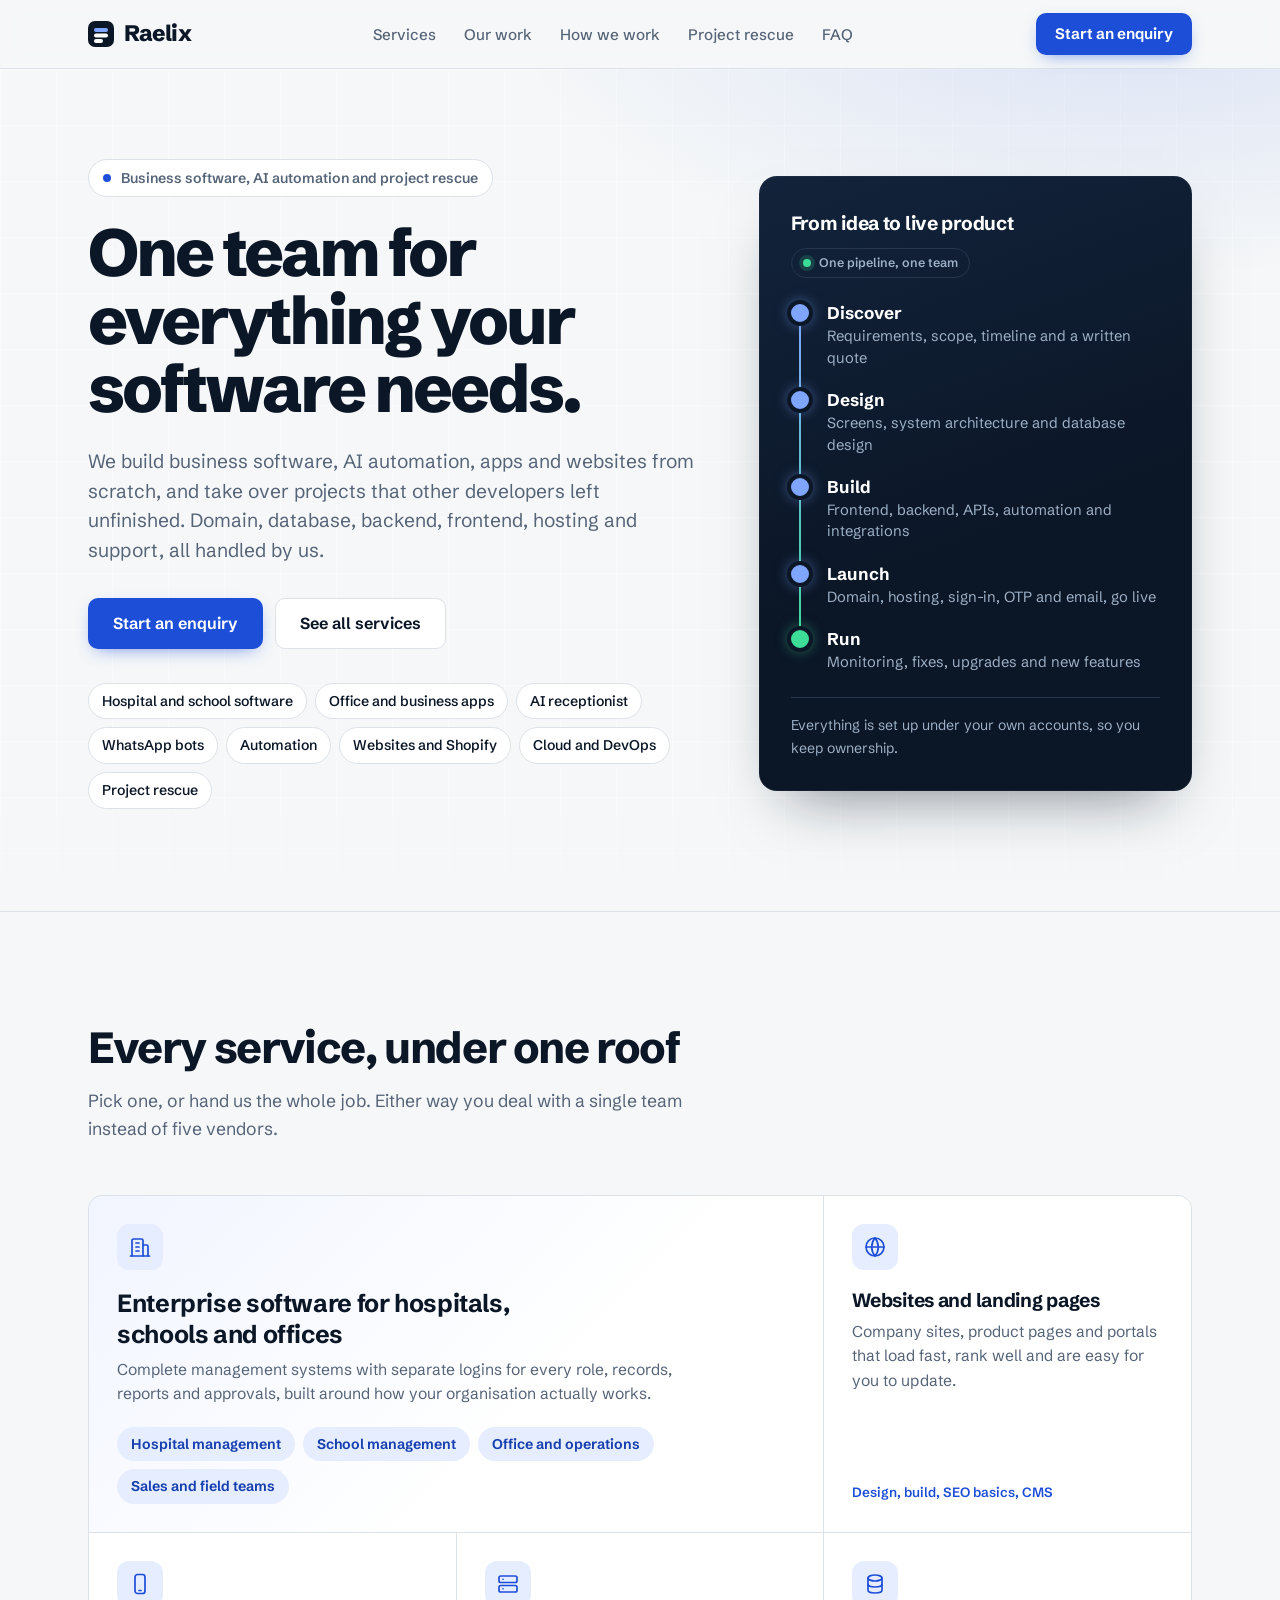
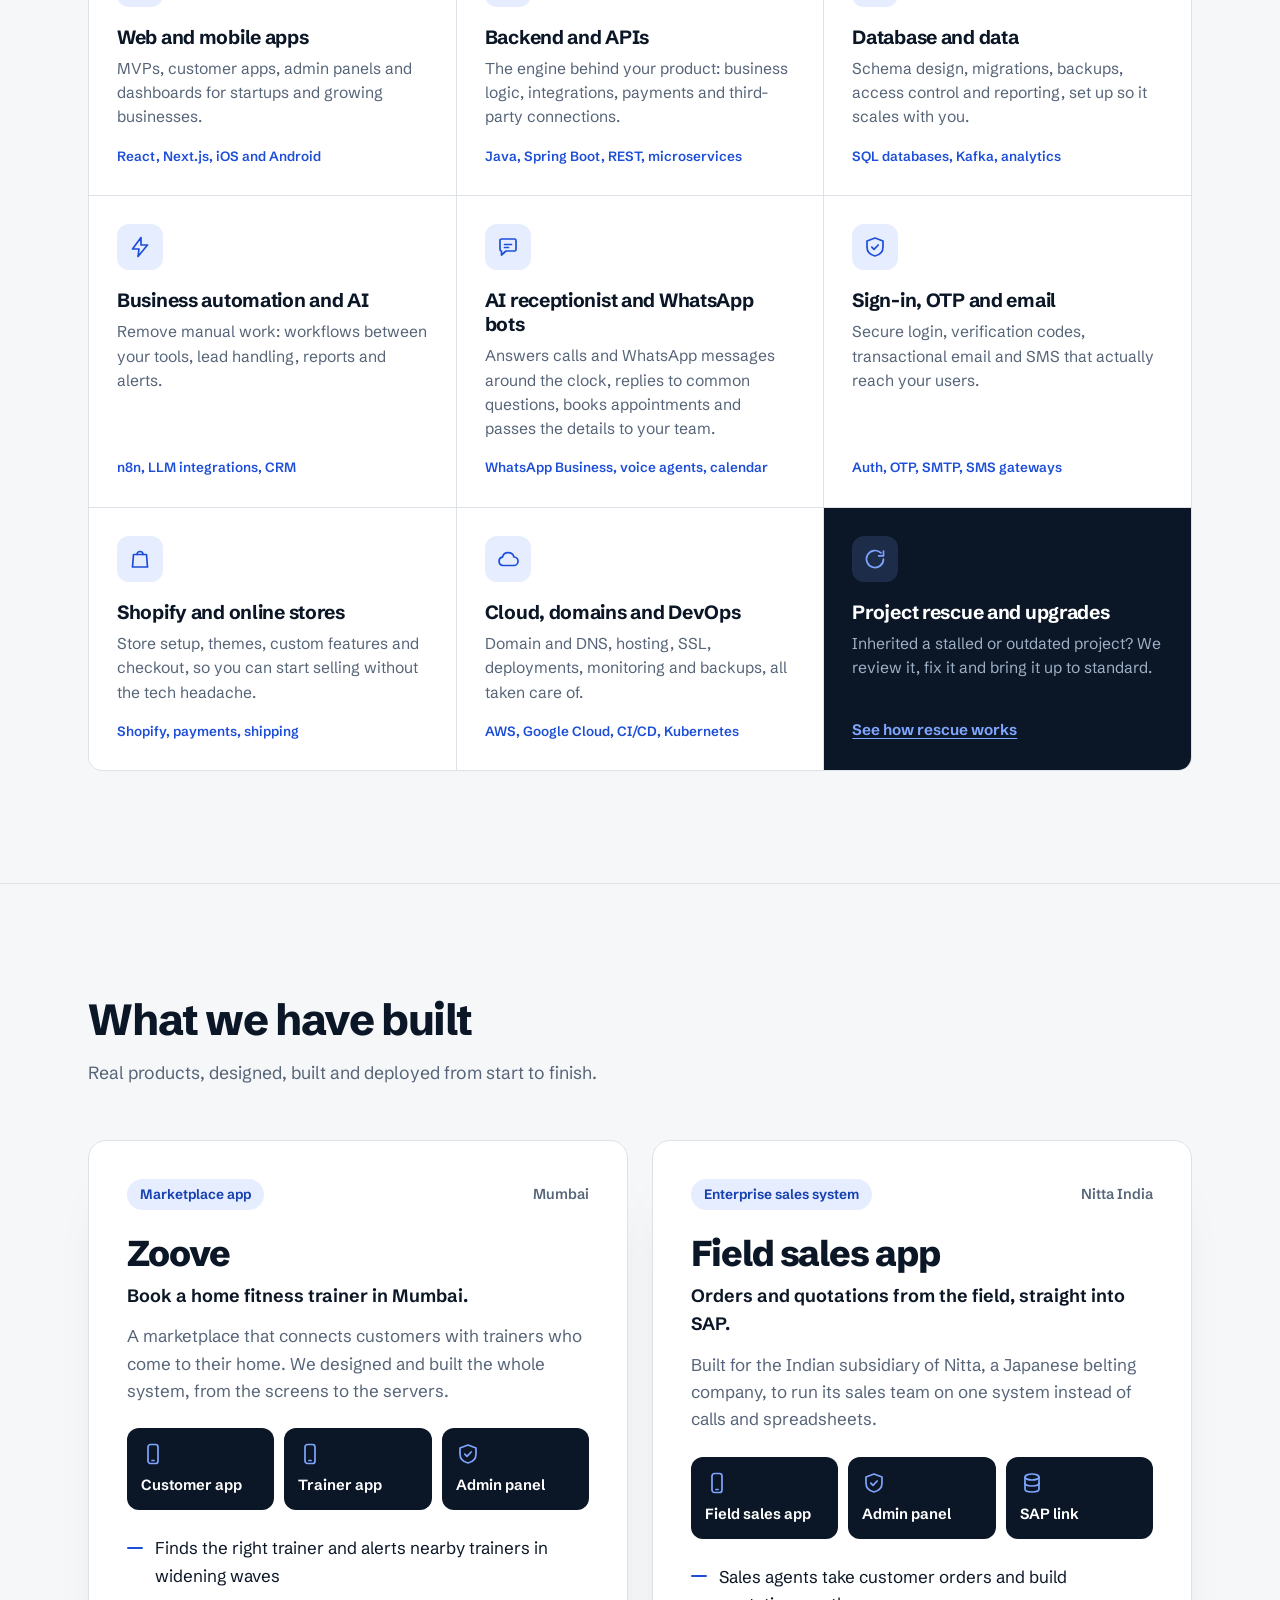
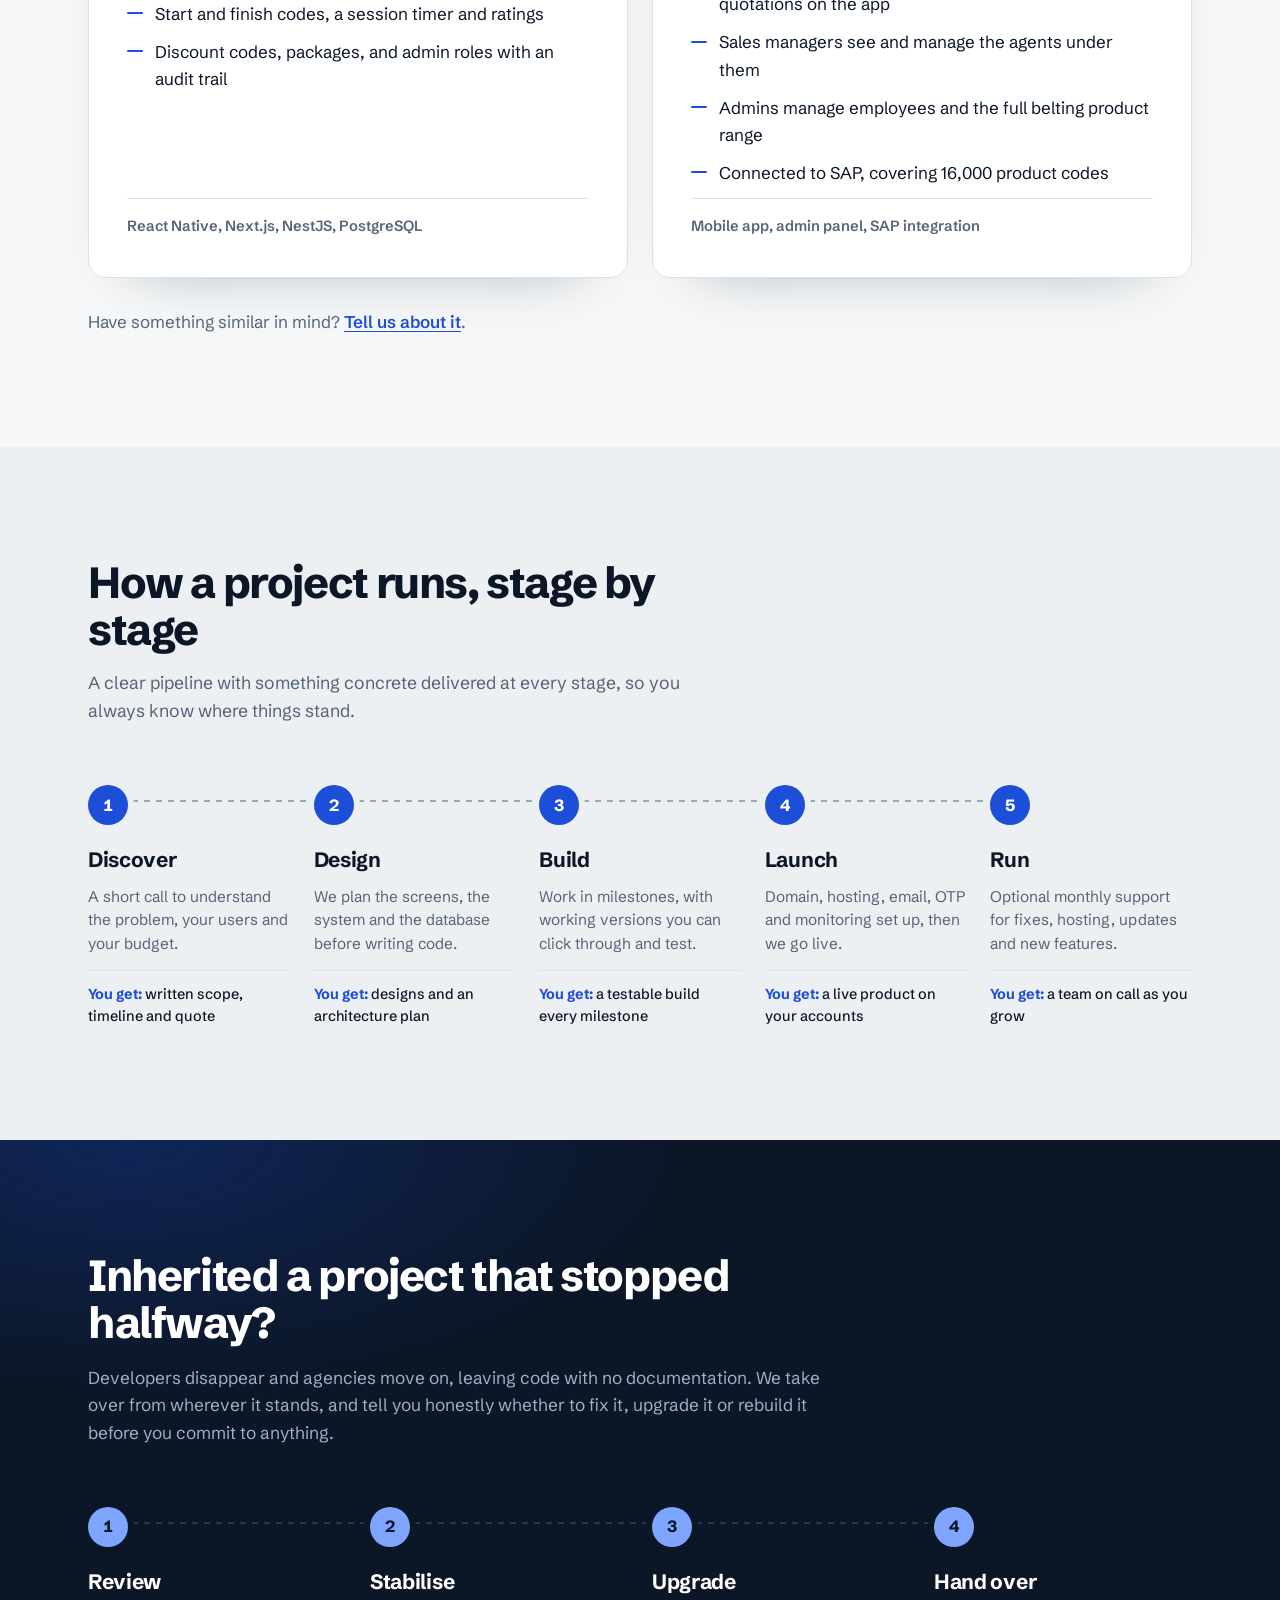
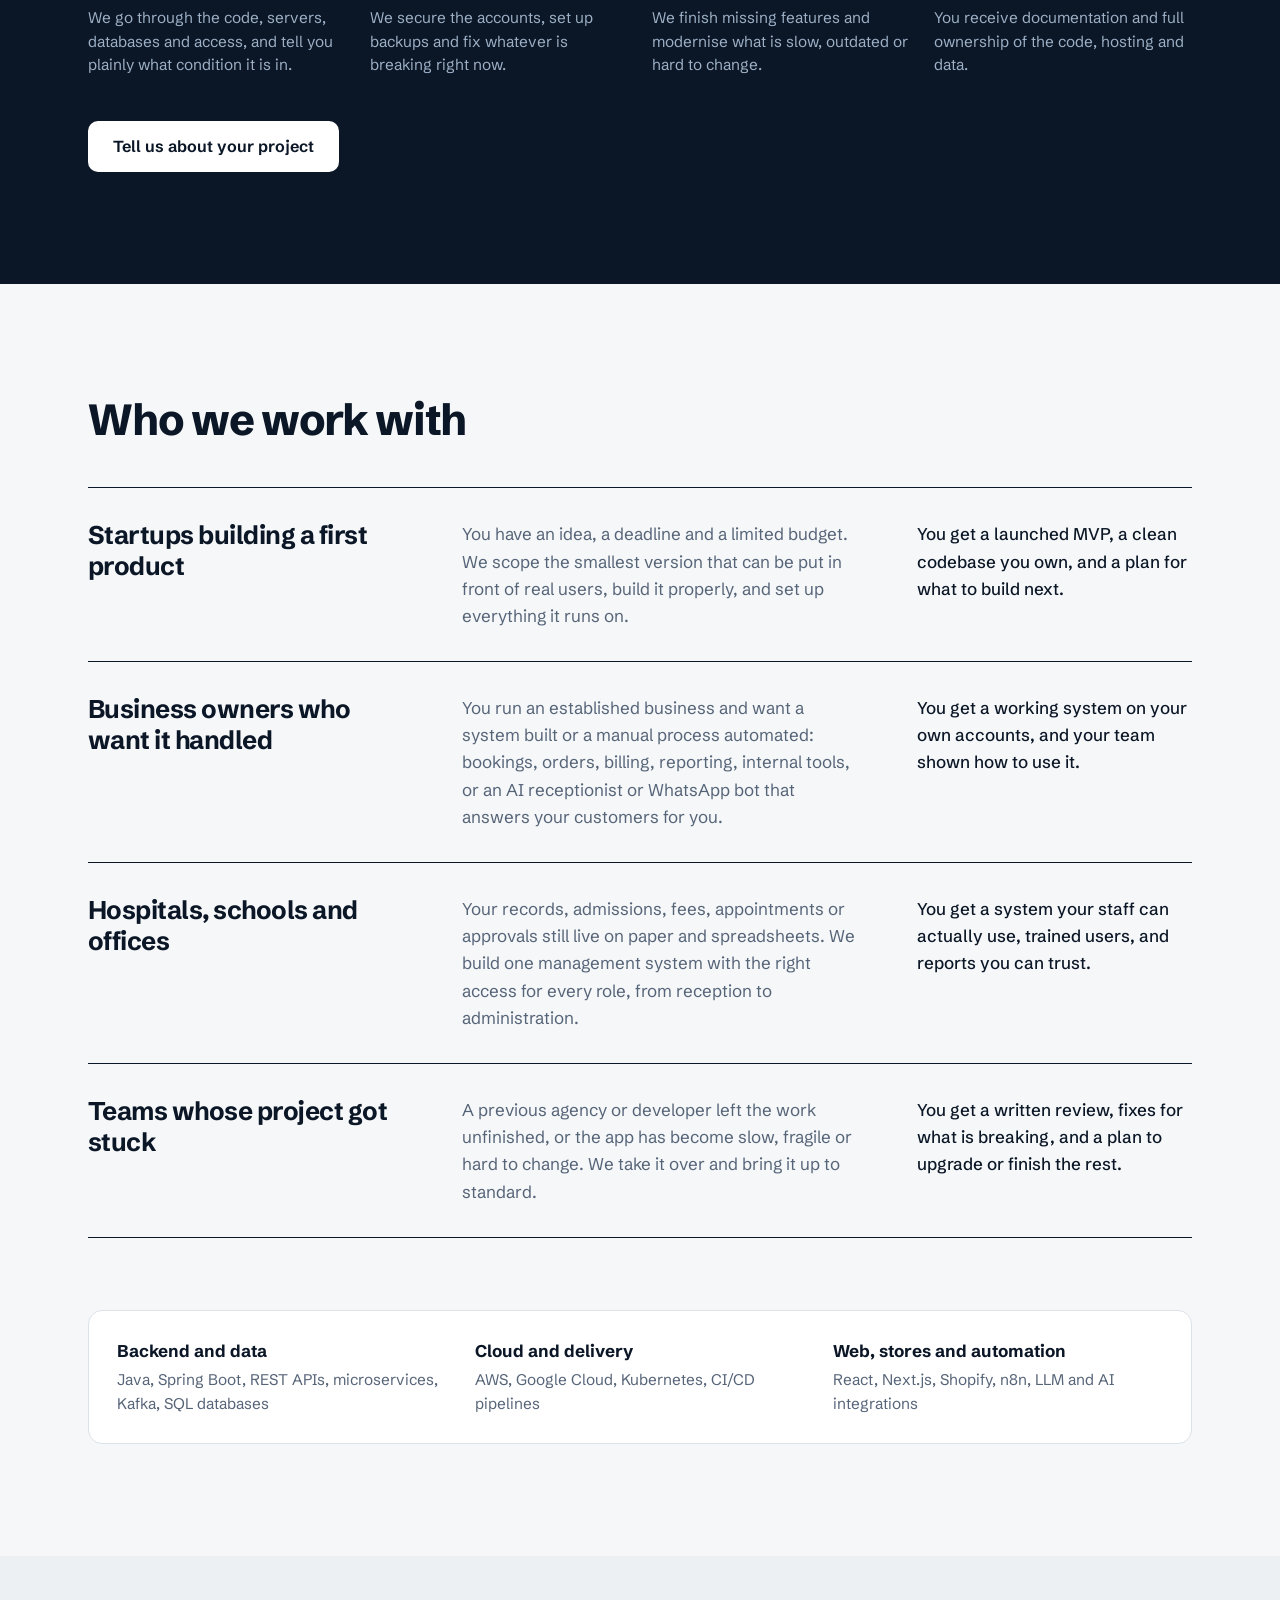
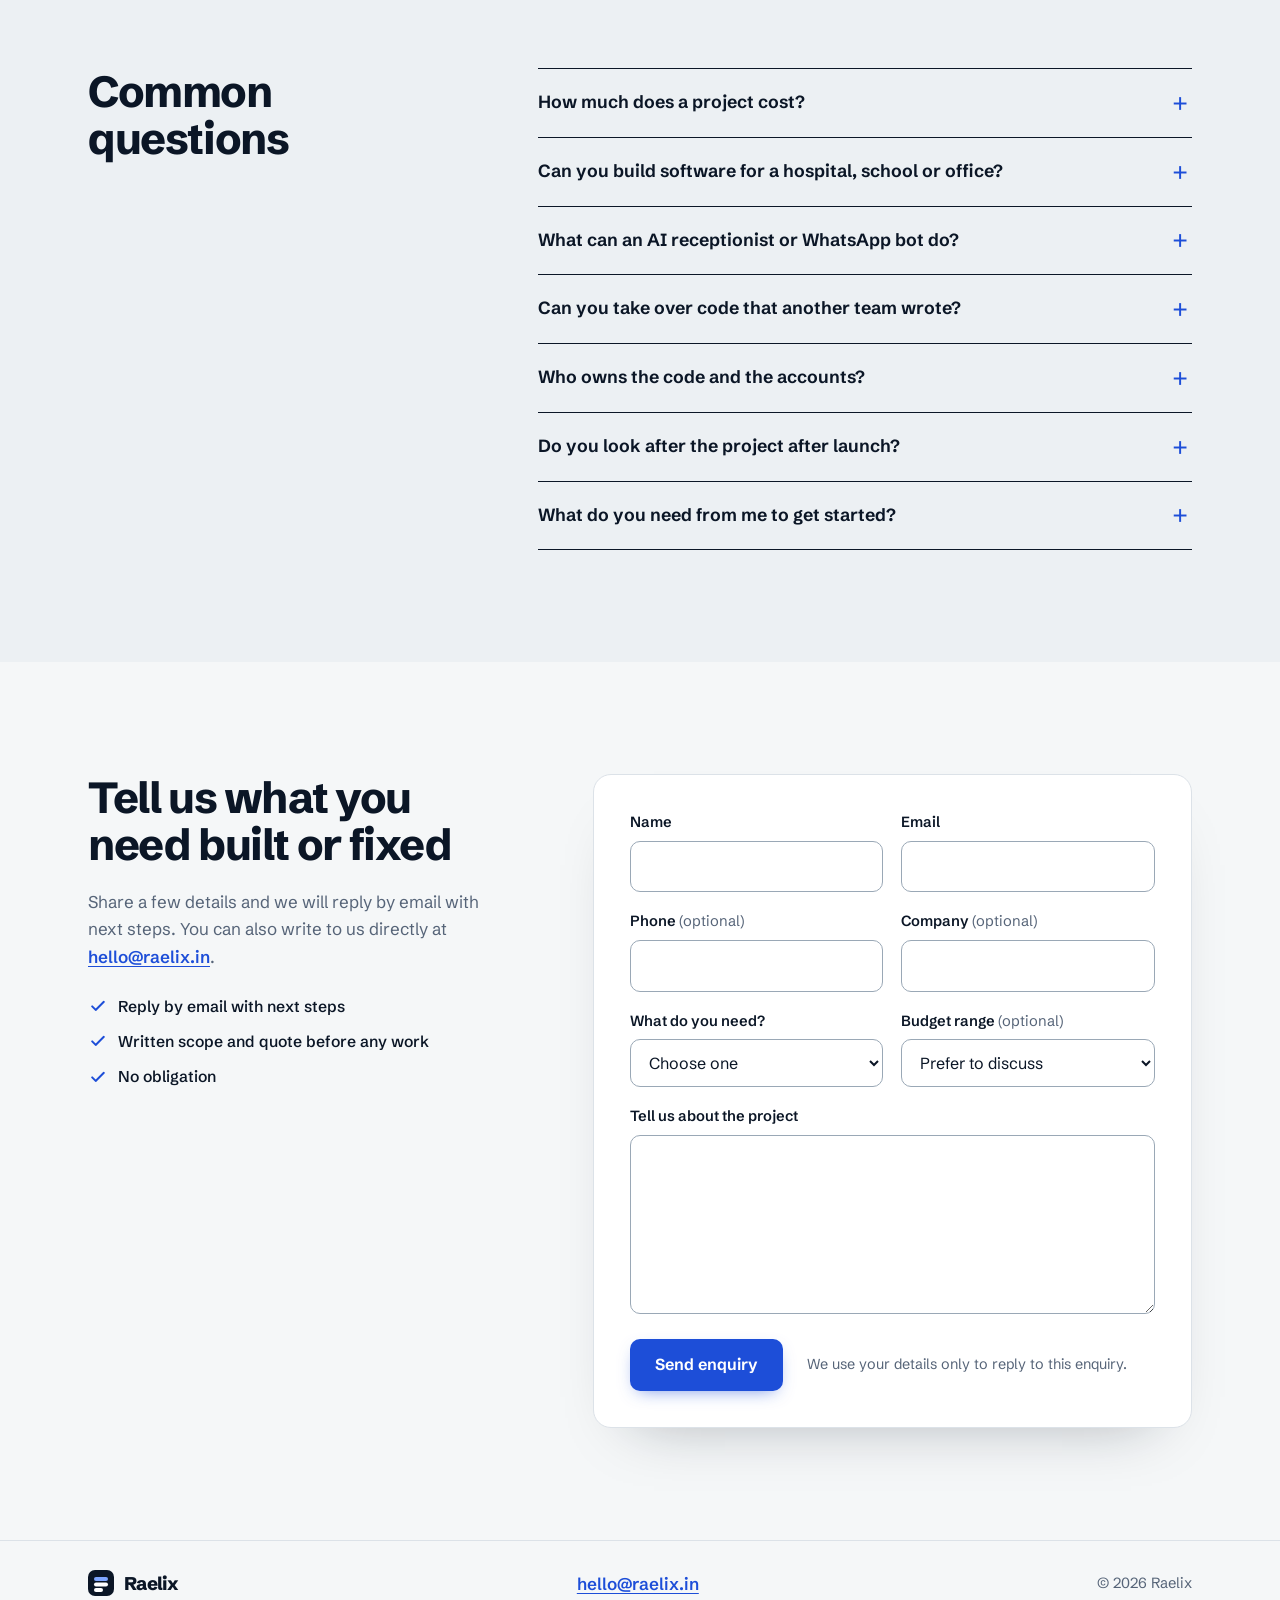
<file: index.html>
<!DOCTYPE html>
<html lang="en">
<head>
<meta charset="utf-8">
<meta name="viewport" content="width=device-width, initial-scale=1">
<title>Raelix: software development, automation and project rescue</title>
<meta name="description" content="Raelix builds hospital, school and office software, AI receptionists, WhatsApp bots, apps, websites and automations, and takes over stalled projects. One team, start to finish.">
<link rel="canonical" href="https://raelix.in/">
<meta name="theme-color" content="#0B1626">
<meta property="og:type" content="website">
<meta property="og:site_name" content="Raelix">
<meta property="og:title" content="Raelix: software built, rescued and run by one team">
<meta property="og:description" content="Websites, apps, backends, automation and Shopify, plus takeover of stalled projects. Everything from domain and database to launch and support.">
<meta property="og:url" content="https://raelix.in/">
<meta name="twitter:card" content="summary">
<link rel="icon" href="/favicon.svg" type="image/svg+xml">
<link rel="preconnect" href="https://fonts.googleapis.com">
<link rel="preconnect" href="https://fonts.gstatic.com" crossorigin>
<link href="https://fonts.googleapis.com/css2?family=Schibsted+Grotesk:wght@400;500;600;700;800&display=swap" rel="stylesheet">
<link rel="stylesheet" href="/styles.css">
<link rel="stylesheet" href="/work.css">
<script type="application/ld+json">
{
  "@context": "https://schema.org",
  "@type": "Organization",
  "name": "Raelix",
  "url": "https://raelix.in/",
  "email": "hello@raelix.in",
  "description": "Software development, automation and project rescue for startups and business owners."
}
</script>
</head>
<body id="top">

<svg width="0" height="0" style="position:absolute" aria-hidden="true" focusable="false">
  <defs>
    <symbol id="i-globe" viewBox="0 0 24 24"><circle cx="12" cy="12" r="9"/><path d="M3 12h18"/><path d="M12 3a14 14 0 0 1 0 18 14 14 0 0 1 0-18"/></symbol>
    <symbol id="i-phone" viewBox="0 0 24 24"><rect x="7" y="2.5" width="10" height="19" rx="2.5"/><path d="M11 18.5h2"/></symbol>
    <symbol id="i-server" viewBox="0 0 24 24"><rect x="3" y="4" width="18" height="6.5" rx="1.8"/><rect x="3" y="13.5" width="18" height="6.5" rx="1.8"/><path d="M7 7.25h.01M7 16.75h.01"/></symbol>
    <symbol id="i-db" viewBox="0 0 24 24"><ellipse cx="12" cy="6" rx="7" ry="3"/><path d="M5 6v6c0 1.7 3.1 3 7 3s7-1.3 7-3V6"/><path d="M5 12v6c0 1.7 3.1 3 7 3s7-1.3 7-3v-6"/></symbol>
    <symbol id="i-bolt" viewBox="0 0 24 24"><path d="M13 2.5 4.5 14H11l-1 7.5L19.5 10H13z"/></symbol>
    <symbol id="i-shield" viewBox="0 0 24 24"><path d="M12 3l8 3v6c0 5-3.5 8-8 9-4.5-1-8-4-8-9V6z"/><path d="M8.8 12.2l2.2 2.2 4.2-4.4"/></symbol>
    <symbol id="i-bag" viewBox="0 0 24 24"><path d="M5.5 7.5h13l1 12.5h-15z"/><path d="M9 7.5a3 3 0 0 1 6 0"/></symbol>
    <symbol id="i-cloud" viewBox="0 0 24 24"><path d="M7 18.5a4.2 4.2 0 0 1-.6-8.3A6 6 0 0 1 18 10a4.2 4.2 0 0 1-.5 8.5z"/></symbol>
    <symbol id="i-refresh" viewBox="0 0 24 24"><path d="M20.5 12a8.5 8.5 0 1 1-2.6-6.1"/><path d="M20.5 4v4.8h-4.8"/></symbol>
    <symbol id="i-building" viewBox="0 0 24 24"><path d="M4 21V5.5A1.5 1.5 0 0 1 5.5 4h8A1.5 1.5 0 0 1 15 5.5V21"/><path d="M15 10h3.5A1.5 1.5 0 0 1 20 11.5V21"/><path d="M2.5 21h19"/><path d="M8 8h3M8 12h3M8 16h3"/></symbol>
    <symbol id="i-chat" viewBox="0 0 24 24"><path d="M4 5.5A1.5 1.5 0 0 1 5.5 4h13A1.5 1.5 0 0 1 20 5.5v9a1.5 1.5 0 0 1-1.5 1.5H10l-4.5 4v-4h0A1.5 1.5 0 0 1 4 14.5z"/><path d="M8.5 9.5h7M8.5 12.5h4"/></symbol>
    <symbol id="i-check" viewBox="0 0 24 24"><path d="M5 12.5l4.2 4.2L19 7"/></symbol>
  </defs>
</svg>

<a class="skip-link" href="#main">Skip to content</a>

<header class="site-header">
  <div class="wrap bar">
    <a class="wordmark" href="#top" aria-label="Raelix home"><span class="mark" aria-hidden="true"></span>Raelix</a>
    <nav class="nav" aria-label="Main">
      <ul>
        <li><a href="#services">Services</a></li>
        <li><a href="#work">Our work</a></li>
        <li><a href="#process">How we work</a></li>
        <li><a href="#rescue">Project rescue</a></li>
        <li><a href="#faq">FAQ</a></li>
      </ul>
    </nav>
    <a class="btn btn-primary btn-small" href="#contact">Start an enquiry</a>
  </div>
</header>

<main id="main">

  <section class="hero" aria-labelledby="hero-title">
    <div class="wrap hero-grid">
      <div class="hero-copy">
        <p class="pill"><span class="dot" aria-hidden="true"></span>Business software, AI automation and project rescue</p>
        <h1 id="hero-title">One team for everything your software needs.</h1>
        <p class="lead">We build business software, AI automation, apps and websites from scratch, and take over projects that other developers left unfinished. Domain, database, backend, frontend, hosting and support, all handled by us.</p>
        <div class="actions">
          <a class="btn btn-primary" href="#contact">Start an enquiry</a>
          <a class="btn btn-quiet" href="#services">See all services</a>
        </div>
        <ul class="chips" aria-label="What we build">
          <li>Hospital and school software</li><li>Office and business apps</li><li>AI receptionist</li><li>WhatsApp bots</li><li>Automation</li><li>Websites and Shopify</li><li>Cloud and DevOps</li><li>Project rescue</li>
        </ul>
      </div>

      <aside class="flow" aria-labelledby="flow-title">
        <div class="flow-head">
          <h2 id="flow-title">From idea to live product</h2>
          <span class="live"><span class="dot" aria-hidden="true"></span>One pipeline, one team</span>
        </div>
        <ol class="flow-list">
          <li style="--i:0">
            <span class="node" aria-hidden="true"></span>
            <div><strong>Discover</strong><span>Requirements, scope, timeline and a written quote</span></div>
          </li>
          <li style="--i:1">
            <span class="node" aria-hidden="true"></span>
            <div><strong>Design</strong><span>Screens, system architecture and database design</span></div>
          </li>
          <li style="--i:2">
            <span class="node" aria-hidden="true"></span>
            <div><strong>Build</strong><span>Frontend, backend, APIs, automation and integrations</span></div>
          </li>
          <li style="--i:3">
            <span class="node" aria-hidden="true"></span>
            <div><strong>Launch</strong><span>Domain, hosting, sign-in, OTP and email, go live</span></div>
          </li>
          <li style="--i:4">
            <span class="node" aria-hidden="true"></span>
            <div><strong>Run</strong><span>Monitoring, fixes, upgrades and new features</span></div>
          </li>
        </ol>
        <p class="flow-foot">Everything is set up under your own accounts, so you keep ownership.</p>
      </aside>
    </div>
  </section>

  <section class="section" id="services" aria-labelledby="services-title">
    <div class="wrap">
      <div class="section-head">
        <h2 class="section-title" id="services-title">Every service, under one roof</h2>
        <p class="section-sub">Pick one, or hand us the whole job. Either way you deal with a single team instead of five vendors.</p>
      </div>

      <ul class="svc-grid">
        <li class="svc svc-wide">
          <span class="ico"><svg aria-hidden="true"><use href="#i-building"/></svg></span>
          <h3>Enterprise software for hospitals, schools and offices</h3>
          <p>Complete management systems with separate logins for every role, records, reports and approvals, built around how your organisation actually works.</p>
          <ul class="pills"><li>Hospital management</li><li>School management</li><li>Office and operations</li><li>Sales and field teams</li></ul>
        </li>
        <li class="svc">
          <span class="ico"><svg aria-hidden="true"><use href="#i-globe"/></svg></span>
          <h3>Websites and landing pages</h3>
          <p>Company sites, product pages and portals that load fast, rank well and are easy for you to update.</p>
          <span class="tags">Design, build, SEO basics, CMS</span>
        </li>
        <li class="svc">
          <span class="ico"><svg aria-hidden="true"><use href="#i-phone"/></svg></span>
          <h3>Web and mobile apps</h3>
          <p>MVPs, customer apps, admin panels and dashboards for startups and growing businesses.</p>
          <span class="tags">React, Next.js, iOS and Android</span>
        </li>
        <li class="svc">
          <span class="ico"><svg aria-hidden="true"><use href="#i-server"/></svg></span>
          <h3>Backend and APIs</h3>
          <p>The engine behind your product: business logic, integrations, payments and third-party connections.</p>
          <span class="tags">Java, Spring Boot, REST, microservices</span>
        </li>
        <li class="svc">
          <span class="ico"><svg aria-hidden="true"><use href="#i-db"/></svg></span>
          <h3>Database and data</h3>
          <p>Schema design, migrations, backups, access control and reporting, set up so it scales with you.</p>
          <span class="tags">SQL databases, Kafka, analytics</span>
        </li>
        <li class="svc">
          <span class="ico"><svg aria-hidden="true"><use href="#i-bolt"/></svg></span>
          <h3>Business automation and AI</h3>
          <p>Remove manual work: workflows between your tools, lead handling, reports and alerts.</p>
          <span class="tags">n8n, LLM integrations, CRM</span>
        </li>
        <li class="svc">
          <span class="ico"><svg aria-hidden="true"><use href="#i-chat"/></svg></span>
          <h3>AI receptionist and WhatsApp bots</h3>
          <p>Answers calls and WhatsApp messages around the clock, replies to common questions, books appointments and passes the details to your team.</p>
          <span class="tags">WhatsApp Business, voice agents, calendar</span>
        </li>
        <li class="svc">
          <span class="ico"><svg aria-hidden="true"><use href="#i-shield"/></svg></span>
          <h3>Sign-in, OTP and email</h3>
          <p>Secure login, verification codes, transactional email and SMS that actually reach your users.</p>
          <span class="tags">Auth, OTP, SMTP, SMS gateways</span>
        </li>
        <li class="svc">
          <span class="ico"><svg aria-hidden="true"><use href="#i-bag"/></svg></span>
          <h3>Shopify and online stores</h3>
          <p>Store setup, themes, custom features and checkout, so you can start selling without the tech headache.</p>
          <span class="tags">Shopify, payments, shipping</span>
        </li>
        <li class="svc">
          <span class="ico"><svg aria-hidden="true"><use href="#i-cloud"/></svg></span>
          <h3>Cloud, domains and DevOps</h3>
          <p>Domain and DNS, hosting, SSL, deployments, monitoring and backups, all taken care of.</p>
          <span class="tags">AWS, Google Cloud, CI/CD, Kubernetes</span>
        </li>
        <li class="svc svc-feature">
          <span class="ico"><svg aria-hidden="true"><use href="#i-refresh"/></svg></span>
          <h3>Project rescue and upgrades</h3>
          <p>Inherited a stalled or outdated project? We review it, fix it and bring it up to standard.</p>
          <a class="svc-link" href="#rescue">See how rescue works</a>
        </li>
      </ul>
    </div>
  </section>

  <section class="section work" id="work" aria-labelledby="work-title">
    <div class="wrap">
      <div class="section-head">
        <h2 class="section-title" id="work-title">What we have built</h2>
        <p class="section-sub">Real products, designed, built and deployed from start to finish.</p>
      </div>

      <div class="cases">
        <article class="case">
          <div class="case-top"><span class="case-tag">Marketplace app</span><span class="case-where">Mumbai</span></div>
          <h3>Zoove</h3>
          <p class="case-lead">Book a home fitness trainer in Mumbai.</p>
          <p>A marketplace that connects customers with trainers who come to their home. We designed and built the whole system, from the screens to the servers.</p>
          <ul class="parts">
            <li><svg aria-hidden="true"><use href="#i-phone"/></svg>Customer app</li>
            <li><svg aria-hidden="true"><use href="#i-phone"/></svg>Trainer app</li>
            <li><svg aria-hidden="true"><use href="#i-shield"/></svg>Admin panel</li>
          </ul>
          <ul class="case-points">
            <li>Finds the right trainer and alerts nearby trainers in widening waves</li>
            <li>Start and finish codes, a session timer and ratings</li>
            <li>Discount codes, packages, and admin roles with an audit trail</li>
          </ul>
          <p class="case-stack">React Native, Next.js, NestJS, PostgreSQL</p>
        </article>

        <article class="case">
          <div class="case-top"><span class="case-tag">Enterprise sales system</span><span class="case-where">Nitta India</span></div>
          <h3>Field sales app</h3>
          <p class="case-lead">Orders and quotations from the field, straight into SAP.</p>
          <p>Built for the Indian subsidiary of Nitta, a Japanese belting company, to run its sales team on one system instead of calls and spreadsheets.</p>
          <ul class="parts">
            <li><svg aria-hidden="true"><use href="#i-phone"/></svg>Field sales app</li>
            <li><svg aria-hidden="true"><use href="#i-shield"/></svg>Admin panel</li>
            <li><svg aria-hidden="true"><use href="#i-db"/></svg>SAP link</li>
          </ul>
          <ul class="case-points">
            <li>Sales agents take customer orders and build quotations on the app</li>
            <li>Sales managers see and manage the agents under them</li>
            <li>Admins manage employees and the full belting product range</li>
            <li>Connected to SAP, covering 16,000 product codes</li>
          </ul>
          <p class="case-stack">Mobile app, admin panel, SAP integration</p>
        </article>
      </div>

      <p class="work-cta">Have something similar in mind? <a class="text-link" href="#contact">Tell us about it</a>.</p>
    </div>
  </section>

  <section class="section section-tint" id="process" aria-labelledby="process-title">
    <div class="wrap">
      <div class="section-head">
        <h2 class="section-title" id="process-title">How a project runs, stage by stage</h2>
        <p class="section-sub">A clear pipeline with something concrete delivered at every stage, so you always know where things stand.</p>
      </div>

      <ol class="stages">
        <li class="stage">
          <span class="stage-num">1</span>
          <h3>Discover</h3>
          <p>A short call to understand the problem, your users and your budget.</p>
          <p class="delivers"><strong>You get:</strong> written scope, timeline and quote</p>
        </li>
        <li class="stage">
          <span class="stage-num">2</span>
          <h3>Design</h3>
          <p>We plan the screens, the system and the database before writing code.</p>
          <p class="delivers"><strong>You get:</strong> designs and an architecture plan</p>
        </li>
        <li class="stage">
          <span class="stage-num">3</span>
          <h3>Build</h3>
          <p>Work in milestones, with working versions you can click through and test.</p>
          <p class="delivers"><strong>You get:</strong> a testable build every milestone</p>
        </li>
        <li class="stage">
          <span class="stage-num">4</span>
          <h3>Launch</h3>
          <p>Domain, hosting, email, OTP and monitoring set up, then we go live.</p>
          <p class="delivers"><strong>You get:</strong> a live product on your accounts</p>
        </li>
        <li class="stage">
          <span class="stage-num">5</span>
          <h3>Run</h3>
          <p>Optional monthly support for fixes, hosting, updates and new features.</p>
          <p class="delivers"><strong>You get:</strong> a team on call as you grow</p>
        </li>
      </ol>
    </div>
  </section>

  <section class="rescue" id="rescue" aria-labelledby="rescue-title">
    <div class="wrap">
      <div class="rescue-head">
        <h2 id="rescue-title">Inherited a project that stopped halfway?</h2>
        <p>Developers disappear and agencies move on, leaving code with no documentation. We take over from wherever it stands, and tell you honestly whether to fix it, upgrade it or rebuild it before you commit to anything.</p>
      </div>

      <ol class="stages stages-dark">
        <li class="stage">
          <span class="stage-num">1</span>
          <h3>Review</h3>
          <p>We go through the code, servers, databases and access, and tell you plainly what condition it is in.</p>
        </li>
        <li class="stage">
          <span class="stage-num">2</span>
          <h3>Stabilise</h3>
          <p>We secure the accounts, set up backups and fix whatever is breaking right now.</p>
        </li>
        <li class="stage">
          <span class="stage-num">3</span>
          <h3>Upgrade</h3>
          <p>We finish missing features and modernise what is slow, outdated or hard to change.</p>
        </li>
        <li class="stage">
          <span class="stage-num">4</span>
          <h3>Hand over</h3>
          <p>You receive documentation and full ownership of the code, hosting and data.</p>
        </li>
      </ol>

      <a class="btn btn-light" href="#contact">Tell us about your project</a>
    </div>
  </section>

  <section class="section" id="who" aria-labelledby="who-title">
    <div class="wrap">
      <div class="section-head">
        <h2 class="section-title" id="who-title">Who we work with</h2>
      </div>
      <div class="audience">
        <article class="audience-row">
          <h3>Startups building a first product</h3>
          <p>You have an idea, a deadline and a limited budget. We scope the smallest version that can be put in front of real users, build it properly, and set up everything it runs on.</p>
          <p class="gets">You get a launched MVP, a clean codebase you own, and a plan for what to build next.</p>
        </article>
        <article class="audience-row">
          <h3>Business owners who want it handled</h3>
          <p>You run an established business and want a system built or a manual process automated: bookings, orders, billing, reporting, internal tools, or an AI receptionist or WhatsApp bot that answers your customers for you.</p>
          <p class="gets">You get a working system on your own accounts, and your team shown how to use it.</p>
        </article>
        <article class="audience-row">
          <h3>Hospitals, schools and offices</h3>
          <p>Your records, admissions, fees, appointments or approvals still live on paper and spreadsheets. We build one management system with the right access for every role, from reception to administration.</p>
          <p class="gets">You get a system your staff can actually use, trained users, and reports you can trust.</p>
        </article>
        <article class="audience-row">
          <h3>Teams whose project got stuck</h3>
          <p>A previous agency or developer left the work unfinished, or the app has become slow, fragile or hard to change. We take it over and bring it up to standard.</p>
          <p class="gets">You get a written review, fixes for what is breaking, and a plan to upgrade or finish the rest.</p>
        </article>
      </div>

      <dl class="stack">
        <div><dt>Backend and data</dt><dd>Java, Spring Boot, REST APIs, microservices, Kafka, SQL databases</dd></div>
        <div><dt>Cloud and delivery</dt><dd>AWS, Google Cloud, Kubernetes, CI/CD pipelines</dd></div>
        <div><dt>Web, stores and automation</dt><dd>React, Next.js, Shopify, n8n, LLM and AI integrations</dd></div>
      </dl>
    </div>
  </section>

  <section class="section section-tint" id="faq" aria-labelledby="faq-title">
    <div class="wrap faq-grid">
      <h2 class="section-title" id="faq-title">Common questions</h2>
      <div class="faq">
        <details>
          <summary>How much does a project cost?</summary>
          <p>It depends on scope. After a short conversation we send a written scope and quote. If you have a fixed budget, tell us up front and we will scope the work to fit it.</p>
        </details>
        <details>
          <summary>Can you build software for a hospital, school or office?</summary>
          <p>Yes. We build management systems with separate logins for each role, such as reception, staff, managers and admins, plus records, reports and approvals. We plan access control and data safety from the start.</p>
        </details>
        <details>
          <summary>What can an AI receptionist or WhatsApp bot do?</summary>
          <p>It answers calls or WhatsApp messages at any hour, replies to common questions, books appointments, collects customer details and passes them to your team. We connect it to your calendar or CRM.</p>
        </details>
        <details>
          <summary>Can you take over code that another team wrote?</summary>
          <p>Yes. We start by reviewing the code, hosting and access, then tell you honestly whether to fix it, upgrade it or rebuild it.</p>
        </details>
        <details>
          <summary>Who owns the code and the accounts?</summary>
          <p>You do. Domains, hosting, databases and code repositories are set up under your own accounts.</p>
        </details>
        <details>
          <summary>Do you look after the project after launch?</summary>
          <p>Yes. We offer monthly support for fixes, hosting, updates and new features, and you can end it whenever you like.</p>
        </details>
        <details>
          <summary>What do you need from me to get started?</summary>
          <p>A short description of what you want built or fixed. If you already have code, hosting or other accounts, mention them. A budget range helps us suggest the right approach.</p>
        </details>
      </div>
    </div>
  </section>

  <section class="section contact" id="contact" aria-labelledby="contact-title">
    <div class="wrap contact-grid">
      <div class="contact-intro">
        <h2 class="section-title" id="contact-title">Tell us what you need built or fixed</h2>
        <p>Share a few details and we will reply by email with next steps. You can also write to us directly at <a class="text-link" href="mailto:hello@raelix.in">hello@raelix.in</a>.</p>
        <ul class="ticks">
          <li><svg aria-hidden="true"><use href="#i-check"/></svg>Reply by email with next steps</li>
          <li><svg aria-hidden="true"><use href="#i-check"/></svg>Written scope and quote before any work</li>
          <li><svg aria-hidden="true"><use href="#i-check"/></svg>No obligation</li>
        </ul>
      </div>

      <form class="form" id="enquiry-form" novalidate>
        <div class="field-row">
          <div class="field">
            <label for="f-name">Name</label>
            <input id="f-name" name="name" type="text" autocomplete="name" required maxlength="120">
          </div>
          <div class="field">
            <label for="f-email">Email</label>
            <input id="f-email" name="email" type="email" autocomplete="email" required maxlength="160">
          </div>
        </div>
        <div class="field-row">
          <div class="field">
            <label for="f-phone">Phone <span class="optional">(optional)</span></label>
            <input id="f-phone" name="phone" type="tel" autocomplete="tel" maxlength="40">
          </div>
          <div class="field">
            <label for="f-company">Company <span class="optional">(optional)</span></label>
            <input id="f-company" name="company" type="text" autocomplete="organization" maxlength="160">
          </div>
        </div>
        <div class="field-row">
          <div class="field">
            <label for="f-need">What do you need?</label>
            <select id="f-need" name="need" required>
              <option value="" selected disabled>Choose one</option>
              <option>A new product or MVP</option>
              <option>Hospital, school or office software</option>
              <option>A business system or app</option>
              <option>AI receptionist or WhatsApp bot</option>
              <option>Automation or AI</option>
              <option>A website or Shopify store</option>
              <option>Take over or upgrade an existing project</option>
              <option>Not sure yet</option>
            </select>
          </div>
          <div class="field">
            <label for="f-budget">Budget range <span class="optional">(optional)</span></label>
            <select id="f-budget" name="budget">
              <option value="" selected>Prefer to discuss</option>
              <option>Under ₹50,000</option>
              <option>₹50,000 to ₹2,00,000</option>
              <option>₹2,00,000 to ₹5,00,000</option>
              <option>Above ₹5,00,000</option>
            </select>
          </div>
        </div>
        <div class="field">
          <label for="f-message">Tell us about the project</label>
          <textarea id="f-message" name="message" rows="6" required maxlength="4000"></textarea>
        </div>

        <div class="trap" aria-hidden="true">
          <label for="f-trap">Leave this field empty</label>
          <input id="f-trap" name="_honey" type="text" tabindex="-1" autocomplete="off">
        </div>

        <div class="form-foot">
          <button class="btn btn-primary" type="submit" id="submit-btn">Send enquiry</button>
          <p class="privacy">We use your details only to reply to this enquiry.</p>
        </div>
        <p class="form-status" id="form-status" role="status" aria-live="polite"></p>
      </form>
    </div>
  </section>

</main>

<footer class="site-footer">
  <div class="wrap foot">
    <span class="wordmark wordmark-small"><span class="mark" aria-hidden="true"></span>Raelix</span>
    <a class="text-link" href="mailto:hello@raelix.in">hello@raelix.in</a>
    <span class="copy">© 2026 Raelix</span>
  </div>
</footer>

<script src="/main.js" defer></script>
</body>
</html>
</file>
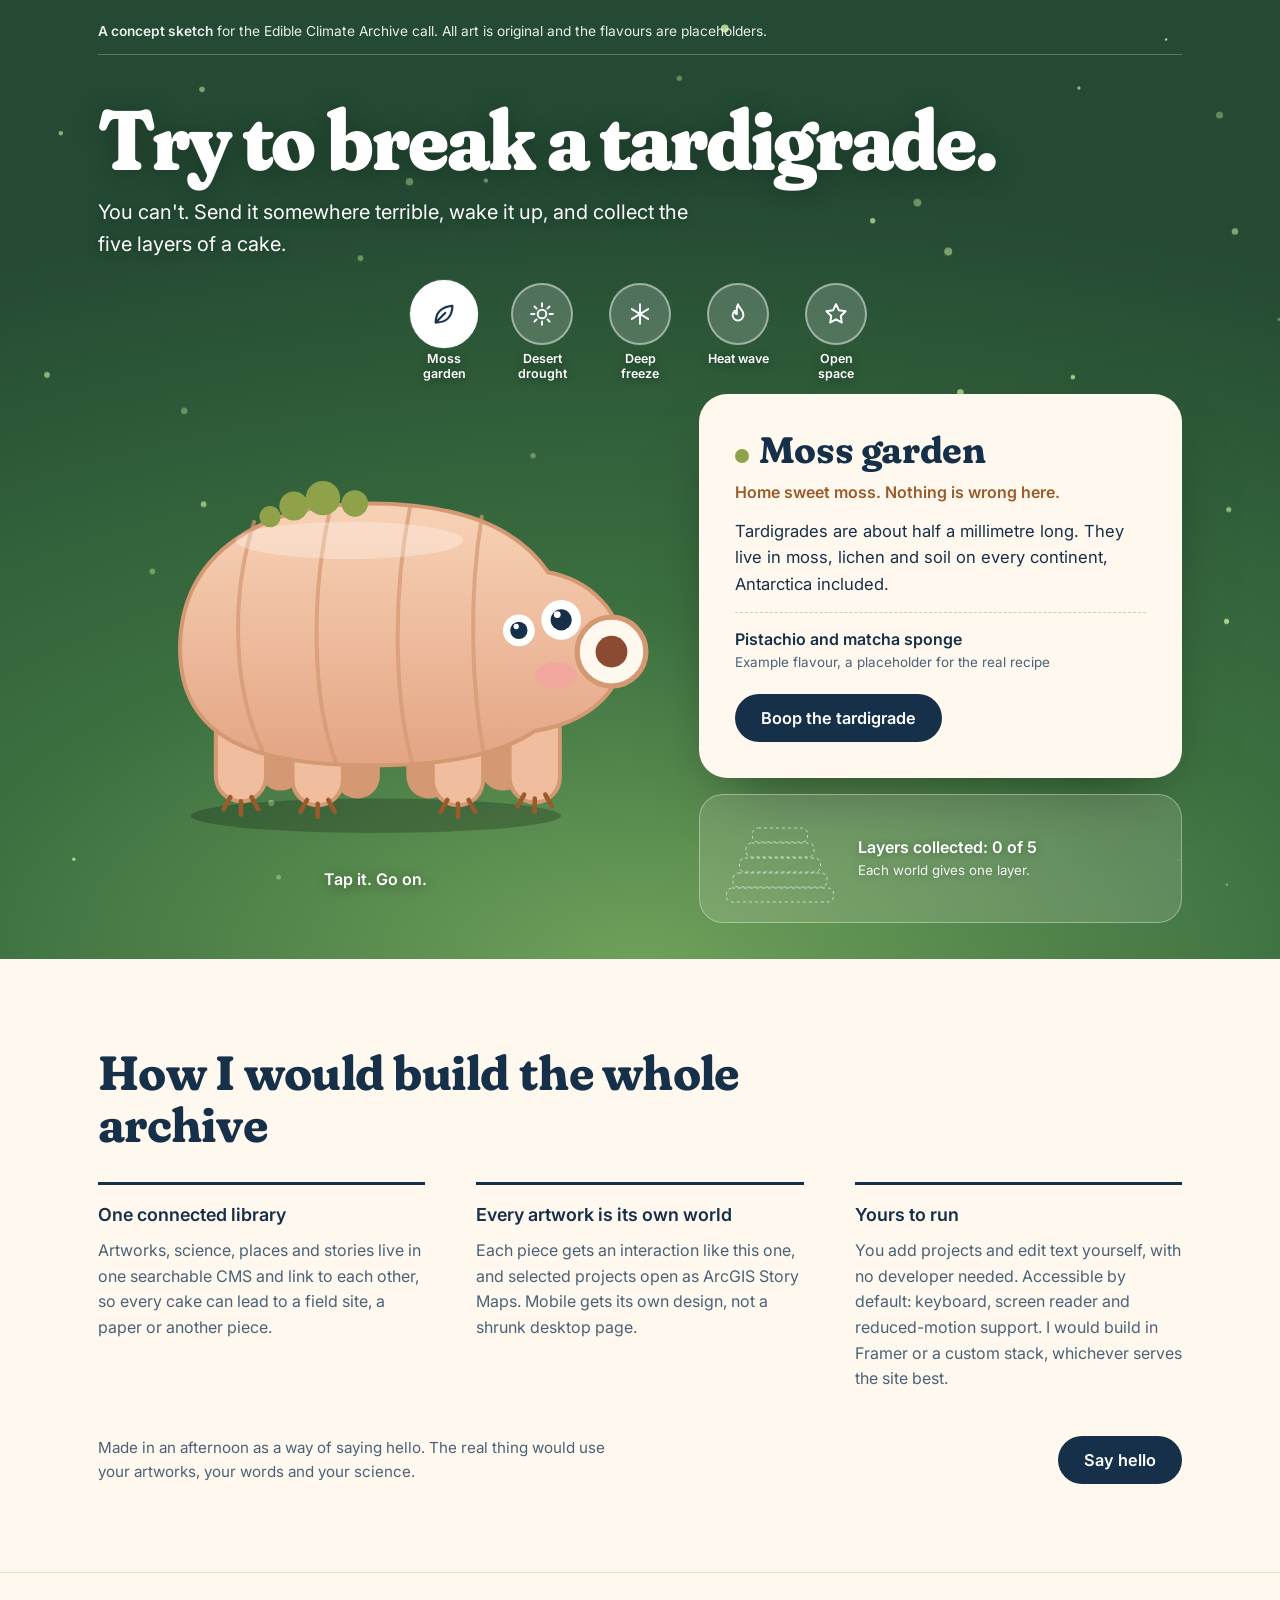
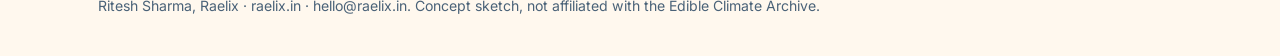
<file: archive-concept/index.html>
<!DOCTYPE html>
<html lang="en">
<head>
<meta charset="utf-8">
<meta name="viewport" content="width=device-width, initial-scale=1">
<title>Try to break a tardigrade: a concept for the Edible Climate Archive</title>
<meta name="description" content="A playable concept sketch: send a tardigrade through five extreme worlds, wake it up, and collect the five layers of a cake.">
<meta name="robots" content="noindex">
<meta name="theme-color" content="#2F5D3A">
<link rel="preconnect" href="https://fonts.googleapis.com">
<link rel="preconnect" href="https://fonts.gstatic.com" crossorigin>
<link href="https://fonts.googleapis.com/css2?family=Fraunces:opsz,wght,SOFT@9..144,500..800,100&family=Inter:wght@400;500;600&display=swap" rel="stylesheet">
<style>
:root{--ink:#16304A;--ink-soft:#4A6278;--cream:#FFF8EE;--rule:#E9DCC8}
*{box-sizing:border-box;margin:0}
html{scroll-behavior:smooth}
body{background:var(--cream);color:var(--ink);font-family:Inter,system-ui,sans-serif;line-height:1.6;-webkit-font-smoothing:antialiased}
.serif{font-family:Fraunces,Georgia,serif;font-variation-settings:"SOFT" 100}
.wrap{max-width:1180px;margin:0 auto;padding:0 clamp(18px,4vw,48px)}

/* lab */
.lab{position:relative;overflow:hidden;color:#fff;min-height:100svh}
.bg{position:absolute;inset:0;opacity:0;transition:opacity .9s ease}
.bg.on{opacity:1}
.bg[data-w="0"]{background:radial-gradient(120% 80% at 50% 100%,#6FA05A 0,#3C7040 45%,#244A33 100%)}
.bg[data-w="1"]{background:radial-gradient(120% 80% at 50% 100%,#E0A04C 0,#B06F2C 50%,#7A4519 100%)}
.bg[data-w="2"]{background:linear-gradient(180deg,#1F4F82 0,#4D8FC4 55%,#B8E0F5 100%)}
.bg[data-w="3"]{background:radial-gradient(120% 90% at 50% 100%,#F28A3B 0,#C7391F 45%,#5E1210 100%)}
.bg[data-w="4"]{background:radial-gradient(100% 80% at 70% 30%,#2B2166 0,#120F36 55%,#070818 100%)}
#fx{position:absolute;inset:0;width:100%;height:100%;pointer-events:none}
.lab-in{position:relative;z-index:2;padding-top:20px;padding-bottom:36px}
.note{font-size:.86rem;opacity:.9;padding-bottom:12px;border-bottom:1px solid rgba(255,255,255,.28)}
.note b{font-weight:600}
h1{margin-top:clamp(22px,4vw,44px);font-weight:800;font-size:clamp(2.5rem,6.6vw,5.4rem);line-height:.98;letter-spacing:-.025em;max-width:11em;text-shadow:0 3px 24px rgba(0,0,0,.28)}
.lede{margin-top:14px;font-size:clamp(1.02rem,1.7vw,1.25rem);max-width:30em;text-shadow:0 2px 14px rgba(0,0,0,.3)}

.stage{margin-top:clamp(0px,1vw,12px);display:grid;grid-template-columns:minmax(0,1.15fr) minmax(0,1fr);gap:clamp(18px,3.5vw,48px);align-items:center}
.creature{position:relative;display:flex;flex-direction:column;align-items:center}
#td{width:min(560px,100%);height:auto;display:block;overflow:visible;cursor:pointer;-webkit-tap-highlight-color:transparent;touch-action:manipulation}
#td:focus-visible{outline:3px solid #fff;outline-offset:6px;border-radius:24px}
#shadow{fill:rgba(0,0,0,.22);transition:opacity .6s,transform .6s;transform-origin:50% 50%;transform-box:fill-box}
.floaty #shadow{opacity:0}

/* creature states */
#creature{transform-box:fill-box;transform-origin:50% 80%}
.s-happy #creature{animation:bob 3.2s ease-in-out infinite}
@keyframes bob{0%,100%{transform:translateY(0)}50%{transform:translateY(-8px)}}
.floaty #creature{animation:drift 7s ease-in-out infinite}
@keyframes drift{0%{transform:translate(-14px,-6px) rotate(-6deg)}50%{transform:translate(14px,-30px) rotate(7deg)}100%{transform:translate(-14px,-6px) rotate(-6deg)}}
.shiver #tun-wrap{animation:shiver .18s linear infinite}
@keyframes shiver{0%,100%{transform:translateX(-2px)}50%{transform:translateX(2px)}}
#t-normal,#t-tun{transition:opacity .45s ease,transform .6s cubic-bezier(.3,1.5,.5,1);transform-box:fill-box;transform-origin:50% 85%}
.s-tun #t-normal{opacity:0;transform:scale(.45)}
#t-tun{opacity:0;transform:scale(.45)}
.s-tun #t-tun{opacity:1;transform:none;transition-delay:.2s}
.s-happy #t-tun{opacity:0;transform:scale(.45)}
.leg{transform-box:fill-box;transform-origin:50% 0;animation:step 1.1s ease-in-out infinite;animation-delay:var(--d)}
@keyframes step{0%,100%{transform:rotate(7deg)}50%{transform:rotate(-7deg)}}
.s-tun .leg{animation:none}
#decor>g{opacity:0;transition:opacity .6s ease .4s}
.d-ice #d-ice,.d-steam #d-steam,.d-bubble #d-bubble,.d-crack #d-crack{opacity:1}
.blink{transform-box:fill-box;transform-origin:50% 50%;animation:blink 5s infinite}
@keyframes blink{0%,94%,100%{transform:scaleY(1)}96%{transform:scaleY(.1)}}
.zz{opacity:0;font:700 26px Fraunces,Georgia,serif;fill:#fff}
.s-tun .zz{animation:zz 2.4s ease-in-out infinite;animation-delay:var(--d)}
@keyframes zz{0%{opacity:0;transform:translate(0,0)}30%{opacity:.95}100%{opacity:0;transform:translate(26px,-46px)}}
.steam{fill:none;stroke:rgba(255,255,255,.65);stroke-width:5;stroke-linecap:round;animation:steam 2s ease-in-out infinite;animation-delay:var(--d)}
@keyframes steam{0%{transform:translateY(8px);opacity:0}40%{opacity:.9}100%{transform:translateY(-26px);opacity:0}}
.wake #creature{animation:wake .9s cubic-bezier(.3,1.6,.5,1)}
@keyframes wake{0%{transform:scale(.7,.7)}35%{transform:scale(1.14,.88) translateY(8px)}60%{transform:scale(.94,1.1) translateY(-30px)}100%{transform:none}}
.boop #creature{animation:boop .55s cubic-bezier(.3,1.7,.5,1)}
@keyframes boop{0%{transform:none}30%{transform:scale(1.12,.84) translateY(10px)}65%{transform:scale(.95,1.08) translateY(-12px)}100%{transform:none}}
.heart{position:absolute;pointer-events:none;color:#FFB3C0;font-size:28px;animation:heart 1.4s ease-out forwards;text-shadow:0 2px 8px rgba(0,0,0,.25)}
@keyframes heart{0%{opacity:0;transform:translateY(0) scale(.5)}20%{opacity:1}100%{opacity:0;transform:translateY(-120px) scale(1.2)}}
.say{margin-top:6px;min-height:1.6em;font-weight:600;text-align:center;text-shadow:0 2px 12px rgba(0,0,0,.35)}

/* world picker */
.worlds{margin-top:6px;display:flex;gap:clamp(8px,1.6vw,16px);justify-content:center;flex-wrap:wrap}
.wbtn{width:clamp(62px,9vw,82px);display:flex;flex-direction:column;align-items:center;gap:6px;background:none;border:0;color:#fff;font:600 .78rem Inter,sans-serif;cursor:pointer;text-shadow:0 1px 8px rgba(0,0,0,.4)}
.wbtn .dot{width:clamp(50px,7vw,62px);aspect-ratio:1;border-radius:50%;display:grid;place-items:center;background:rgba(255,255,255,.18);border:2px solid rgba(255,255,255,.45);backdrop-filter:blur(4px);transition:transform .25s cubic-bezier(.3,1.6,.5,1),background .25s,border-color .25s;position:relative}
.wbtn:hover .dot{transform:translateY(-4px)}
.wbtn[aria-pressed="true"] .dot{background:#fff;color:var(--ink);border-color:#fff;transform:scale(1.1)}
.wbtn svg{width:26px;height:26px;fill:none;stroke:currentColor;stroke-width:1.8;stroke-linecap:round;stroke-linejoin:round}
.wbtn .got{position:absolute;right:-4px;top:-4px;width:20px;height:20px;border-radius:50%;background:#3DDC97;color:#0B1626;display:none;place-items:center;font-size:12px;font-weight:800}
.wbtn.done .got{display:grid}
.wbtn:focus-visible .dot{outline:3px solid #fff;outline-offset:3px}

/* panel */
.side{display:grid;gap:16px}
.panel{background:var(--cream);color:var(--ink);border-radius:28px;padding:clamp(22px,3vw,36px);box-shadow:0 28px 60px -28px rgba(0,0,0,.55)}
.panel h2{font-weight:700;font-size:clamp(1.7rem,3vw,2.3rem);line-height:1.1;letter-spacing:-.01em}
.sw{display:inline-block;width:14px;height:14px;border-radius:50%;margin-right:10px}
.status{margin-top:10px;font-weight:600;color:#9A5B2B}
.science{margin-top:12px;font-size:1.04rem}
.flavour{margin-top:14px;padding-top:14px;border-top:1px dashed #D9C8AE;font-weight:600}
.flavour small{display:block;font-weight:400;color:var(--ink-soft);font-size:.84rem}
.cta{margin-top:20px;display:flex;gap:10px;flex-wrap:wrap}
.btn{font:600 1.02rem Inter,sans-serif;border:0;border-radius:999px;padding:14px 26px;cursor:pointer;background:var(--ink);color:#fff;text-decoration:none;display:inline-block;transition:transform .2s}
.btn:hover{transform:translateY(-2px)}
.btn.ghost{background:transparent;color:var(--ink);border:1.5px solid var(--ink)}
.btn:focus-visible,a:focus-visible{outline:3px solid #1D4ED8;outline-offset:3px}
.fade{animation:fade .4s ease}
@keyframes fade{from{opacity:0;transform:translateY(8px)}to{opacity:1;transform:none}}

.cakecard{background:rgba(255,248,238,.14);border:1px solid rgba(255,255,255,.35);border-radius:24px;padding:16px 20px;backdrop-filter:blur(6px);display:flex;align-items:center;gap:18px}
.cakecard svg{width:120px;flex:none;overflow:visible}
.cakecard p{font-weight:600;text-shadow:0 1px 8px rgba(0,0,0,.3)}
.cakecard small{display:block;font-weight:400;opacity:.92}
.tier{transition:none}
.tier.got{animation:drop .6s cubic-bezier(.3,1.5,.5,1)}
@keyframes drop{0%{transform:translateY(-60px);opacity:0}100%{transform:none;opacity:1}}

/* build strip */
.build{padding:clamp(48px,7vw,88px) 0;background:var(--cream)}
.build h2{font-weight:700;font-size:clamp(1.9rem,3.8vw,3rem);line-height:1.08;letter-spacing:-.015em;max-width:16em}
.cols{margin-top:32px;display:grid;grid-template-columns:repeat(3,minmax(0,1fr));gap:clamp(22px,4vw,52px)}
.cols div{border-top:3px solid var(--ink);padding-top:16px}
.cols h3{font-size:1.12rem;font-weight:600}
.cols p{margin-top:8px;color:var(--ink-soft)}
.sign{margin-top:44px;display:flex;flex-wrap:wrap;gap:18px 32px;align-items:center;justify-content:space-between}
.sign p{max-width:34em;color:var(--ink-soft);font-size:.95rem}
footer{padding:22px 0 38px;border-top:1px solid var(--rule);font-size:.88rem;color:var(--ink-soft)}

@media (max-width:860px){
  .stage{grid-template-columns:1fr}
  .cols{grid-template-columns:1fr}
  .lab{min-height:0}
}
@media (prefers-reduced-motion:reduce){
  *{animation:none!important;transition-duration:.01s!important}
  html{scroll-behavior:auto}
}
</style>
</head>
<body>

<section class="lab" id="lab">
  <div class="bg on" data-w="0"></div><div class="bg" data-w="1"></div><div class="bg" data-w="2"></div><div class="bg" data-w="3"></div><div class="bg" data-w="4"></div>
  <canvas id="fx" aria-hidden="true"></canvas>

  <div class="lab-in wrap">
    <p class="note"><b>A concept sketch</b> for the Edible Climate Archive call. All art is original and the flavours are placeholders.</p>
    <h1 class="serif">Try to break a tardigrade.</h1>
    <p class="lede">You can't. Send it somewhere terrible, wake it up, and collect the five layers of a cake.</p>

    <div class="worlds" role="group" aria-label="Choose a world" id="worlds" style="margin-top:22px"></div>

    <div class="stage">
      <div class="creature" id="creatureBox">
        <svg id="td" class="s-happy" viewBox="0 0 420 330" role="button" tabindex="0" aria-label="The tardigrade. Tap to boop it.">
          <defs>
            <linearGradient id="gb" x1="0" y1="0" x2="0" y2="1"><stop offset="0" stop-color="#F8D2B6"/><stop offset="1" stop-color="#E3A584"/></linearGradient>
            <linearGradient id="gt" x1="0" y1="0" x2="0" y2="1"><stop offset="0" stop-color="#E6B493"/><stop offset="1" stop-color="#C98D68"/></linearGradient>
          </defs>
          <ellipse id="shadow" cx="210" cy="296" rx="140" ry="13"/>
          <g id="creature">
            <g id="t-normal">
              <!-- back legs -->
              <g fill="#D49872">
                <g transform="translate(138,205)"><g class="leg" style="--d:-.2s"><rect x="-17" y="0" width="34" height="72" rx="17"/></g></g>
                <g transform="translate(196,215)"><g class="leg" style="--d:-.7s"><rect x="-17" y="0" width="34" height="68" rx="17"/></g></g>
                <g transform="translate(250,215)"><g class="leg" style="--d:-.4s"><rect x="-17" y="0" width="34" height="68" rx="17"/></g></g>
                <g transform="translate(306,205)"><g class="leg" style="--d:-.9s"><rect x="-17" y="0" width="34" height="72" rx="17"/></g></g>
              </g>
              <!-- front legs -->
              <g fill="#F0BE9F" stroke="#D49872" stroke-width="3">
                <g transform="translate(108,215)"><g class="leg" style="--d:0s"><rect x="-19" y="0" width="38" height="70" rx="19"/></g></g>
                <g transform="translate(166,222)"><g class="leg" style="--d:-.55s"><rect x="-19" y="0" width="38" height="66" rx="19"/></g></g>
                <g transform="translate(272,222)"><g class="leg" style="--d:-.25s"><rect x="-19" y="0" width="38" height="66" rx="19"/></g></g>
                <g transform="translate(330,212)"><g class="leg" style="--d:-.8s"><rect x="-19" y="0" width="38" height="74" rx="19"/></g></g>
              </g>
              <!-- claws -->
              <g stroke="#9A5B2B" stroke-width="3.4" stroke-linecap="round" fill="none">
                <path d="M100 282 l-5 9 M108 285 l0 10 M116 282 l5 9"/><path d="M158 284 l-5 9 M166 287 l0 10 M174 284 l5 9"/><path d="M264 284 l-5 9 M272 287 l0 10 M280 284 l5 9"/><path d="M322 280 l-5 9 M330 283 l0 10 M338 280 l5 9"/>
              </g>
              <!-- body -->
              <path d="M62 170 C62 96 126 60 206 60 C268 60 316 76 340 112 C372 118 396 142 396 172 C396 206 366 226 330 232 C300 252 256 258 206 258 C122 258 62 240 62 170 Z" fill="url(#gb)" stroke="#D49872" stroke-width="3"/>
              <g fill="none" stroke="#D49872" stroke-width="3" stroke-linecap="round" opacity=".7">
                <path d="M118 74 C100 130 102 200 124 246"/><path d="M176 62 C160 130 162 210 180 256"/><path d="M236 62 C222 130 224 210 238 258"/><path d="M290 70 C280 130 282 200 292 252"/>
              </g>
              <ellipse cx="190" cy="88" rx="86" ry="14" fill="#fff" opacity=".28"/>
              <!-- moss hair -->
              <g fill="#8FA24A"><circle cx="148" cy="62" r="11"/><circle cx="170" cy="56" r="13"/><circle cx="194" cy="60" r="10"/><circle cx="130" cy="70" r="8"/></g>
              <!-- face -->
              <circle cx="388" cy="172" r="26" fill="#FFF8EE" stroke="#D49872" stroke-width="4"/>
              <circle cx="388" cy="172" r="12" fill="#8B4B33"/>
              <ellipse cx="346" cy="190" rx="16" ry="10" fill="#F4A6A0" opacity=".8"/>
              <g class="blink">
                <circle cx="350" cy="148" r="15" fill="#fff"/><circle cx="318" cy="156" r="12" fill="#fff"/>
                <circle class="pupil" cx="350" cy="148" r="8" fill="#16304A"/><circle class="pupil" cx="318" cy="156" r="6.5" fill="#16304A"/>
                <circle cx="347" cy="144" r="2.6" fill="#fff"/><circle cx="316" cy="153" r="2" fill="#fff"/>
              </g>
            </g>

            <g id="tun-wrap"><g id="t-tun">
              <g fill="#E0A988">
                <rect x="160" y="246" width="34" height="30" rx="15"/><rect x="196" y="252" width="34" height="28" rx="14"/><rect x="232" y="246" width="34" height="30" rx="15"/>
              </g>
              <path d="M130 190 C128 132 170 104 214 104 C262 104 296 138 296 190 C296 244 258 270 212 270 C164 270 132 244 130 190 Z" fill="url(#gt)" stroke="#B9794F" stroke-width="3"/>
              <g fill="none" stroke="#B9794F" stroke-width="3" stroke-linecap="round" opacity=".75">
                <path d="M160 130 C150 170 156 220 176 252"/><path d="M200 108 C190 160 194 220 204 266"/><path d="M246 112 C240 160 244 220 238 264"/><path d="M280 140 C272 170 276 210 268 240"/>
              </g>
              <path d="M178 186 q10 9 20 0 M228 186 q10 9 20 0" stroke="#6B3B26" stroke-width="4" fill="none" stroke-linecap="round"/>
              <ellipse cx="172" cy="206" rx="13" ry="8" fill="#F4A6A0" opacity=".8"/><ellipse cx="256" cy="206" rx="13" ry="8" fill="#F4A6A0" opacity=".8"/>
              <circle cx="212" cy="214" r="7" fill="#8B4B33"/>
              <text class="zz" style="--d:0s" x="292" y="120">z</text><text class="zz" style="--d:.8s" x="300" y="104">z</text><text class="zz" style="--d:1.6s" x="308" y="88">z</text>
            </g></g>

            <g id="decor">
              <g id="d-ice">
                <circle cx="212" cy="190" r="108" fill="rgba(190,230,255,.28)" stroke="rgba(255,255,255,.8)" stroke-width="4"/>
                <g fill="rgba(210,240,255,.7)" stroke="#fff" stroke-width="2.4" stroke-linejoin="round">
                  <polygon points="96,150 76,96 118,126"/><polygon points="330,120 356,70 360,128"/><polygon points="318,270 372,262 338,226"/><polygon points="108,262 70,246 100,214"/><polygon points="212,80 196,30 236,64"/>
                </g>
                <path d="M150 140 q18 -34 56 -38" stroke="#fff" stroke-width="6" stroke-linecap="round" fill="none" opacity=".75"/>
              </g>
              <g id="d-steam">
                <path class="steam" style="--d:0s" d="M170 96 q-14 -18 0 -34 q14 -16 0 -34"/><path class="steam" style="--d:.5s" d="M214 90 q-14 -18 0 -34 q14 -16 0 -34"/><path class="steam" style="--d:1s" d="M258 96 q-14 -18 0 -34 q14 -16 0 -34"/>
              </g>
              <g id="d-bubble">
                <circle cx="212" cy="190" r="118" fill="rgba(255,255,255,.07)" stroke="rgba(255,255,255,.8)" stroke-width="4"/>
                <path d="M130 130 q22 -44 70 -52" stroke="#fff" stroke-width="7" stroke-linecap="round" fill="none" opacity=".85"/>
                <circle cx="318" cy="268" r="6" fill="#fff" opacity=".7"/>
              </g>
              <g id="d-crack"><g fill="none" stroke="#4A2A0E" stroke-width="4" stroke-linecap="round" opacity=".7"><path d="M70 300 l40 -10 l22 12 l36 -8"/><path d="M270 302 l34 -12 l20 10 l46 -10"/><path d="M200 306 l14 10 l-6 10"/></g></g>
            </g>
          </g>
        </svg>
        <p class="say" id="say" aria-live="polite"></p>
      </div>

      <div class="side">
        <div class="panel" id="panel" aria-live="polite"></div>
        <div class="cakecard">
          <svg viewBox="0 0 240 190" aria-hidden="true" id="cakeSvg"></svg>
          <p id="count">Layers collected: 0 of 5<small>Each world gives one layer.</small></p>
        </div>
      </div>
    </div>

  </div>
</section>

<section class="build">
  <div class="wrap">
    <h2 class="serif">How I would build the whole archive</h2>
    <div class="cols">
      <div><h3>One connected library</h3><p>Artworks, science, places and stories live in one searchable CMS and link to each other, so every cake can lead to a field site, a paper or another piece.</p></div>
      <div><h3>Every artwork is its own world</h3><p>Each piece gets an interaction like this one, and selected projects open as ArcGIS Story Maps. Mobile gets its own design, not a shrunk desktop page.</p></div>
      <div><h3>Yours to run</h3><p>You add projects and edit text yourself, with no developer needed. Accessible by default: keyboard, screen reader and reduced-motion support. I would build in Framer or a custom stack, whichever serves the site best.</p></div>
    </div>
    <div class="sign">
      <p>Made in an afternoon as a way of saying hello. The real thing would use your artworks, your words and your science.</p>
      <a class="btn" href="mailto:hello@raelix.in?subject=Edible%20Climate%20Archive">Say hello</a>
    </div>
  </div>
</section>
<footer><div class="wrap">Ritesh Sharma, Raelix &middot; raelix.in &middot; hello@raelix.in. Concept sketch, not affiliated with the Edible Climate Archive.</div></footer>

<script>
(function(){
  var RM=window.matchMedia&&matchMedia('(prefers-reduced-motion: reduce)').matches;
  var ICON={
    leaf:'<path d="M5 19c0-8 5-13 14-14 0 9-5 14-13 14z"/><path d="M5 19l8-8"/>',
    sun:'<circle cx="12" cy="12" r="4"/><path d="M12 2v3M12 19v3M2 12h3M19 12h3M5 5l2 2M17 17l2 2M19 5l-2 2M7 17l-2 2"/>',
    snow:'<path d="M12 3v18M4.5 7.5l15 9M19.5 7.5l-15 9"/>',
    flame:'<path d="M12 3c1 4 5 5 5 10a5 5 0 0 1-10 0c0-2 1-3 2-4 0 2 1 3 2 3 0-4-1-6 1-9z"/>',
    star:'<path d="M12 3l2.7 5.6 6.1.9-4.4 4.3 1 6.1L12 17l-5.4 2.9 1-6.1L3.2 9.5l6.1-.9z"/>'
  };
  var W=[
    {k:'moss',n:'Moss garden',ic:'leaf',c:'#8FA24A',type:'spores',state:'happy',decor:'',act:'Boop the tardigrade',
     status:'Home sweet moss. Nothing is wrong here.',
     sci:'Tardigrades are about half a millimetre long. They live in moss, lichen and soil on every continent, Antarctica included.',
     fl:'Pistachio and matcha sponge',win:'Boop! Layer collected.'},
    {k:'desert',n:'Desert drought',ic:'sun',c:'#C98A4B',type:'dust',state:'tun',decor:'crack',act:'Add water',
     status:'The water is gone. It curls into a dry ball called a tun.',
     sci:'In a tun, the tardigrade almost stops its metabolism. Add water and it can wake up within hours.',
     fl:'Caramelised dried fig',win:'Splash! It woke up. Layer collected.'},
    {k:'ice',n:'Deep freeze',ic:'snow',c:'#9CC3E6',type:'snow',state:'tun',decor:'ice',shiver:true,act:'Warm it up',
     status:'Brrr. Frozen solid inside a shell of ice.',
     sci:'In lab experiments, dried tardigrades have been cooled to near absolute zero, and some came back to life when they warmed up.',
     fl:'Blueberry sorbet',win:'Thawed and fine. Layer collected.'},
    {k:'heat',n:'Heat wave',ic:'flame',c:'#D4553A',type:'embers',state:'tun',decor:'steam',act:'Cool it down',
     status:'Hot hot hot. It sits in its tun and waits.',
     sci:'In experiments, dried tardigrades have survived short spells at temperatures above the boiling point of water.',
     fl:'Chilli and dark chocolate',win:'Cooled off and fine. Layer collected.'},
    {k:'space',n:'Open space',ic:'star',c:'#3A2848',type:'stars',state:'tun',decor:'bubble',float:true,act:'Bring it home',
     status:'Floating in the vacuum, curled up and calm.',
     sci:'In 2007, tardigrades flew on a European Space Agency mission and were exposed to the vacuum of space. Some survived and went on to lay eggs.',
     fl:'Black sesame and charcoal',win:'Back on Earth. Layer collected.'}
  ];
  var lab=document.getElementById('lab'),td=document.getElementById('td'),box=document.getElementById('creatureBox'),
      panel=document.getElementById('panel'),say=document.getElementById('say'),worldsEl=document.getElementById('worlds'),
      cakeSvg=document.getElementById('cakeSvg'),count=document.getElementById('count'),bgs=[].slice.call(document.querySelectorAll('.bg'));
  var cur=0,got=[0,0,0,0,0],phase='ordeal';

  /* world buttons */
  W.forEach(function(w,i){
    var b=document.createElement('button');b.className='wbtn';b.type='button';b.setAttribute('aria-pressed',i===0);
    b.innerHTML='<span class="dot"><svg viewBox="0 0 24 24" aria-hidden="true">'+ICON[w.ic]+'</svg><span class="got" aria-hidden="true">&#10003;</span></span><span>'+w.n+'</span>';
    b.onclick=function(){setWorld(i)};
    worldsEl.appendChild(b);
  });
  var wbtns=[].slice.call(worldsEl.children);

  /* cake */
  function drawCake(){
    var s='';
    for(var i=0;i<5;i++){
      var w=110+i*26,x=(240-w)/2,y=34+i*30,c=W[i].c;
      s+=got[i]?'<rect class="tier got" x="'+x+'" y="'+y+'" width="'+w+'" height="28" rx="11" fill="'+c+'" stroke="rgba(255,255,255,.45)" stroke-width="1.5"/><rect x="'+(x+8)+'" y="'+(y+3)+'" width="'+(w-16)+'" height="5" rx="2.5" fill="#fff" opacity=".3"/>'
              :'<rect x="'+x+'" y="'+y+'" width="'+w+'" height="28" rx="11" fill="none" stroke="rgba(255,255,255,.6)" stroke-width="2" stroke-dasharray="6 6"/>';
    }
    var n=got.reduce(function(a,b){return a+b},0);
    if(n===5)s+='<circle cx="120" cy="24" r="9" fill="#E8344E"/><path d="M120 16 q4 -10 12 -10" stroke="#3C7040" stroke-width="3" fill="none" stroke-linecap="round"/>';
    cakeSvg.innerHTML=s;
    count.innerHTML='Layers collected: '+n+' of 5<small>'+(n===5?'The whole tardigrade cake!':'Each world gives one layer.')+'</small>';
    wbtns.forEach(function(b,i){b.classList.toggle('done',!!got[i])});
  }

  /* panel */
  function render(extra){
    var w=W[cur],n=got.reduce(function(a,b){return a+b},0);
    var html='<div class="fade"><h2 class="serif"><span class="sw" style="background:'+w.c+'"></span>'+w.n+'</h2>';
    if(phase==='ordeal'){html+='<p class="status">'+w.status+'</p>'}
    else{html+='<p class="status">'+(extra||w.win)+'</p>'}
    html+='<p class="science">'+w.sci+'</p><p class="flavour">'+w.fl+'<small>Example flavour, a placeholder for the real recipe</small></p><div class="cta">';
    if(phase==='ordeal')html+='<button class="btn" id="act">'+w.act+'</button>';
    else if(n<5)html+='<button class="btn" id="nextw">Next world</button><button class="btn ghost" id="again">Play this one again</button>';
    else html+='<a class="btn" href="mailto:hello@raelix.in?subject=Edible%20Climate%20Archive">Say hello</a><button class="btn ghost" id="restart">Start over</button>';
    html+='</div>';
    if(n===5&&phase==='done')html+='<p class="science" style="margin-top:18px"><b>That was one artwork.</b> The archive would hold hundreds, each its own playable world, all searchable and yours to edit.</p>';
    html+='</div>';
    panel.innerHTML=html;
    var a=document.getElementById('act');if(a)a.onclick=act;
    var nx=document.getElementById('nextw');if(nx)nx.onclick=function(){var k=got.indexOf(0);setWorld(k<0?(cur+1)%5:k)};
    var ag=document.getElementById('again');if(ag)ag.onclick=function(){setWorld(cur)};
    var rs=document.getElementById('restart');if(rs)rs.onclick=function(){got=[0,0,0,0,0];drawCake();setWorld(0)};
  }

  /* state */
  function setState(w){
    td.setAttribute('class','');
    var cls=[];
    cls.push(w.state==='happy'?'s-happy':'s-tun');
    if(w.decor)cls.push('d-'+w.decor);
    if(w.shiver)cls.push('shiver');
    if(w.float)cls.push('floaty');
    td.setAttribute('class',cls.join(' '));
  }
  function setWorld(i){
    cur=i;phase='ordeal';var w=W[i];
    bgs.forEach(function(b,k){b.classList.toggle('on',k===i)});
    wbtns.forEach(function(b,k){b.setAttribute('aria-pressed',k===i)});
    document.querySelector('meta[name=theme-color]').setAttribute('content',['#2F5D3A','#9A5B26','#3A78AE','#9A2A18','#120F36'][i]);
    setState(w);setType(w.type);say.textContent=i===0?'It says hello.':'';render();
    if(i===0)setTimeout(function(){say.textContent='Tap it. Go on.'},900);
  }
  function act(){
    var w=W[cur];
    if(cur===0){boop()}
    else{
      td.setAttribute('class','s-happy');
      lab.classList.remove('wake');void lab.offsetWidth;lab.classList.add('wake');
      setTimeout(function(){lab.classList.remove('wake')},1000);
      burst(w.c);
    }
    phase='done';say.textContent=cur===0?'Hehe.':'It survived. Obviously.';
    if(!got[cur]){got[cur]=1;drawCake();
      if(got.every(function(g){return g})){setTimeout(confetti,500)}
    }
    render();
  }
  function boop(){
    lab.classList.remove('boop');void lab.offsetWidth;lab.classList.add('boop');
    setTimeout(function(){lab.classList.remove('boop')},600);
    for(var i=0;i<4;i++)heart();
    if(!RM)burst('#FFB3C0');
  }
  function heart(){
    var h=document.createElement('span');h.className='heart';h.textContent='♥';
    h.style.left=(30+Math.random()*40)+'%';h.style.top=(10+Math.random()*30)+'%';h.style.animationDelay=(Math.random()*.35)+'s';
    box.appendChild(h);setTimeout(function(){h.remove()},1900);
  }
  td.addEventListener('click',function(e){
    if(cur===0&&phase==='ordeal'){act()}
    else if(phase==='done'||cur===0){boop()}
    else{say.textContent='Shh. It is in its tun. Use the button.'}
  });
  td.addEventListener('keydown',function(e){if(e.key==='Enter'||e.key===' '){e.preventDefault();td.dispatchEvent(new Event('click'))}});

  /* eyes follow pointer */
  var pupils=[].slice.call(td.querySelectorAll('.pupil'));
  function look(x,y){
    var r=td.getBoundingClientRect(),cx=r.left+r.width*.82,cy=r.top+r.height*.46;
    var dx=x-cx,dy=y-cy,d=Math.hypot(dx,dy)||1,m=Math.min(5,d/40);
    pupils.forEach(function(p){p.style.transform='translate('+(dx/d*m)+'px,'+(dy/d*m)+'px)'});
  }
  document.addEventListener('pointermove',function(e){look(e.clientX,e.clientY)});
  document.addEventListener('pointerdown',function(e){look(e.clientX,e.clientY)});

  /* particles */
  var cv=document.getElementById('fx'),cx=cv.getContext('2d'),P=[],B=[],type='spores',T=0,Wd=0,Hd=0,run=false,conf=[];
  function size(){var d=Math.min(window.devicePixelRatio||1,2),r=lab.getBoundingClientRect();Wd=r.width;Hd=r.height;cv.width=Wd*d;cv.height=Hd*d;cx.setTransform(d,0,0,d,0,0)}
  function rnd(a,b){return a+Math.random()*(b-a)}
  function setType(t){
    type=t;P=[];var n={spores:44,dust:70,snow:100,embers:70,stars:130}[t];
    for(var i=0;i<n;i++)P.push({x:rnd(0,Wd),y:rnd(0,Hd),r:rnd(1.2,4),s:rnd(.4,1.6),p:rnd(0,6.28)});
    start();
  }
  function burst(color){
    if(RM)return;
    var r=td.getBoundingClientRect(),l=lab.getBoundingClientRect(),x=r.left-l.left+r.width/2,y=r.top-l.top+r.height*.5;
    for(var i=0;i<46;i++){var a=rnd(0,6.28),v=rnd(2,7);B.push({x:x,y:y,vx:Math.cos(a)*v,vy:Math.sin(a)*v-3,life:rnd(40,75),r:rnd(2,5),c:i%3?color:'#FFF8EE'})}
    start();
  }
  function confetti(){
    if(RM)return;var cols=['#8FA24A','#C98A4B','#9CC3E6','#D4553A','#3A2848','#FFF8EE','#FFB3C0'];
    for(var i=0;i<160;i++)conf.push({x:rnd(0,Wd),y:rnd(-Hd*.4,0),vx:rnd(-1,1),vy:rnd(2,5),w:rnd(6,12),h:rnd(4,8),a:rnd(0,6),va:rnd(-.2,.2),c:cols[i%cols.length]});
    start();
  }
  function frame(){
    T+=.016;cx.clearRect(0,0,Wd,Hd);
    P.forEach(function(p){
      if(type==='spores'){p.y-=p.s*.35;p.x+=Math.sin(T+p.p)*.4;if(p.y<-5){p.y=Hd+5;p.x=rnd(0,Wd)}cx.fillStyle='rgba(225,255,175,'+(.35+.4*Math.sin(T*2+p.p)*Math.sin(T*2+p.p))+')'}
      else if(type==='dust'){p.x+=p.s*1.6;p.y+=Math.sin(T+p.p)*.35;if(p.x>Wd+5){p.x=-5;p.y=rnd(0,Hd)}cx.fillStyle='rgba(255,226,170,.55)'}
      else if(type==='snow'){p.y+=p.s*.9;p.x+=Math.sin(T+p.p)*.5;if(p.y>Hd+5){p.y=-5;p.x=rnd(0,Wd)}cx.fillStyle='rgba(255,255,255,.85)'}
      else if(type==='embers'){p.y-=p.s*1.3;p.x+=Math.sin(T*2+p.p)*.7;if(p.y<-5){p.y=Hd+5;p.x=rnd(0,Wd)}cx.fillStyle='rgba(255,'+(150+Math.floor(p.s*50))+',60,.85)'}
      else{cx.fillStyle='rgba(255,255,255,'+(.25+.7*Math.abs(Math.sin(T*1.5+p.p)))+')'}
      cx.beginPath();cx.arc(p.x,p.y,type==='stars'?p.r*.5:p.r,0,6.283);cx.fill();
    });
    if(type==='stars'&&Math.sin(T*.7)>.985){cx.strokeStyle='rgba(255,255,255,.9)';cx.lineWidth=2;var sx=(T*400)%Wd;cx.beginPath();cx.moveTo(sx,80);cx.lineTo(sx-70,40);cx.stroke()}
    B=B.filter(function(b){b.life--;b.x+=b.vx;b.y+=b.vy;b.vy+=.18;b.vx*=.99;cx.globalAlpha=Math.max(0,b.life/60);cx.fillStyle=b.c;cx.beginPath();cx.arc(b.x,b.y,b.r,0,6.283);cx.fill();cx.globalAlpha=1;return b.life>0});
    conf=conf.filter(function(c){c.x+=c.vx;c.y+=c.vy;c.a+=c.va;cx.save();cx.translate(c.x,c.y);cx.rotate(c.a);cx.fillStyle=c.c;cx.fillRect(-c.w/2,-c.h/2,c.w,c.h);cx.restore();return c.y<Hd+20});
    if(document.hidden||RM){run=false;return}
    requestAnimationFrame(frame);
  }
  function start(){if(RM||run)return;run=true;requestAnimationFrame(frame)}
  window.addEventListener('resize',function(){size();});
  document.addEventListener('visibilitychange',function(){if(!document.hidden)start()});

  size();drawCake();setWorld(0);
})();
</script>
</body>
</html>
</file>
<file: styles.css>
:root {
  --paper: #F5F7F8;
  --white: #FFFFFF;
  --ink: #0B1626;
  --slate: #566478;
  --rule: #DCE2E8;
  --field-border: #9AA8B6;
  --cobalt: #1D4ED8;
  --cobalt-deep: #1740B0;
  --cobalt-soft: #E6EDFF;
  --tint: #ECF0F3;
  --navy: #0B1626;
  --navy-2: #12233B;
  --on-navy: #E8EDF3;
  --on-navy-muted: #9DB0C6;
  --on-navy-rule: #25364D;
  --sky: #7FA6FF;
  --green: #3DDC97;
  --font: "Schibsted Grotesk", system-ui, -apple-system, "Segoe UI", Roboto, sans-serif;
  --gutter: clamp(20px, 4vw, 48px);
  --radius: 14px;
}

*, *::before, *::after { box-sizing: border-box; }
html { scroll-behavior: smooth; -webkit-text-size-adjust: 100%; }
body {
  margin: 0;
  background: var(--paper);
  color: var(--ink);
  font-family: var(--font);
  font-size: 1.0625rem;
  line-height: 1.6;
  -webkit-font-smoothing: antialiased;
}
h1, h2, h3, p, ul, ol, dl, dd { margin: 0; }
ul, ol { padding: 0; list-style: none; }
a { color: inherit; }
section[id] { scroll-margin-top: 76px; }

.wrap { width: 100%; max-width: 1200px; margin-inline: auto; padding-inline: var(--gutter); }

.skip-link {
  position: absolute; left: 16px; top: -60px;
  background: var(--ink); color: var(--white);
  padding: 10px 16px; border-radius: 6px; z-index: 100;
}
.skip-link:focus { top: 12px; }
:focus-visible { outline: 2px solid var(--cobalt); outline-offset: 3px; }

/* Header */
.site-header {
  position: sticky; top: 0; z-index: 50;
  background: rgba(245, 247, 248, 0.88);
  backdrop-filter: saturate(140%) blur(10px);
  -webkit-backdrop-filter: saturate(140%) blur(10px);
  border-bottom: 1px solid var(--rule);
}
.bar { display: flex; align-items: center; justify-content: space-between; gap: 24px; min-height: 68px; }
.wordmark {
  display: inline-flex; align-items: center; gap: 10px;
  font-weight: 800; font-size: 1.4rem; letter-spacing: -0.04em; text-decoration: none;
}
.wordmark-small { font-size: 1.15rem; }
.mark {
  width: 26px; height: 26px; border-radius: 7px; background: var(--navy);
  position: relative; display: inline-block; flex: none;
}
.mark::before, .mark::after {
  content: ""; position: absolute; left: 6px; height: 3.5px; border-radius: 2px;
}
.mark::before { top: 7px; width: 14px; background: var(--sky); box-shadow: 0 5.5px 0 -0px #fff; }
.mark::after { top: 18px; width: 9px; background: #fff; }
.nav ul { display: flex; gap: 28px; }
.nav a { text-decoration: none; font-size: 0.95rem; font-weight: 500; color: var(--slate); }
.nav a:hover { color: var(--ink); }

/* Buttons */
.btn {
  display: inline-block; font: inherit; font-weight: 650; font-size: 1rem; line-height: 1.2;
  padding: 15px 24px; border-radius: 10px; border: 1.5px solid transparent;
  text-decoration: none; cursor: pointer;
  transition: background-color .15s ease, color .15s ease, border-color .15s ease, transform .15s ease;
}
.btn-small { padding: 11px 18px; font-size: 0.95rem; }
.btn-primary { background: var(--cobalt); color: var(--white); box-shadow: 0 6px 18px -8px rgba(29, 78, 216, .7); }
.btn-primary:hover { background: var(--cobalt-deep); }
.btn-primary:disabled { background: var(--slate); cursor: wait; box-shadow: none; }
.btn-quiet { border-color: var(--rule); color: var(--ink); background: var(--white); }
.btn-quiet:hover { border-color: var(--ink); }
.btn-light { background: var(--white); color: var(--ink); }
.btn-light:hover { background: var(--sky); }
.text-link { color: var(--cobalt); font-weight: 600; text-underline-offset: 3px; }
.text-link:hover { color: var(--cobalt-deep); }

/* Hero */
.hero {
  position: relative;
  padding-block: clamp(48px, 7vw, 96px) clamp(56px, 8vw, 104px);
  background:
    radial-gradient(900px 420px at 88% -10%, rgba(29, 78, 216, .13), transparent 70%),
    linear-gradient(var(--rule) 1px, transparent 1px) 0 0 / 100% 56px,
    linear-gradient(90deg, var(--rule) 1px, transparent 1px) 0 0 / 56px 100%,
    var(--paper);
  background-blend-mode: normal, soft-light, soft-light, normal;
  border-bottom: 1px solid var(--rule);
}
.hero::after {
  content: ""; position: absolute; inset: auto 0 0 0; height: 120px;
  background: linear-gradient(to bottom, transparent, var(--paper)); pointer-events: none;
}
.hero-grid {
  position: relative; z-index: 1;
  display: grid; grid-template-columns: minmax(0, 7fr) minmax(0, 5fr);
  gap: clamp(36px, 5vw, 72px); align-items: center;
}
.pill {
  display: inline-flex; align-items: center; gap: 10px;
  background: var(--white); border: 1px solid var(--rule); border-radius: 999px;
  padding: 7px 14px; font-size: .88rem; font-weight: 600; color: var(--slate);
}
.dot { width: 8px; height: 8px; border-radius: 50%; background: var(--cobalt); display: inline-block; flex: none; }
.hero h1 {
  margin-top: 22px;
  font-size: clamp(2.6rem, 5.2vw, 4.4rem);
  font-weight: 800; line-height: 1.02; letter-spacing: -0.045em; max-width: 12.5em;
}
.lead {
  margin-top: 24px; max-width: 33em;
  font-size: clamp(1.08rem, 1.5vw, 1.25rem); line-height: 1.55; color: var(--slate);
}
.actions { margin-top: 32px; display: flex; flex-wrap: wrap; gap: 12px; }
.chips { margin-top: 34px; display: flex; flex-wrap: wrap; gap: 8px; max-width: 38em; }
.chips li {
  background: var(--white); border: 1px solid var(--rule); border-radius: 999px;
  padding: 6px 13px; font-size: .88rem; font-weight: 550; color: var(--ink);
}

/* Hero pipeline */
.flow {
  background: linear-gradient(160deg, var(--navy-2), var(--navy) 60%);
  color: var(--on-navy); border-radius: 18px; padding: clamp(22px, 3vw, 32px);
  box-shadow: 0 30px 60px -30px rgba(11, 22, 38, .55), 0 0 0 1px rgba(255, 255, 255, .04) inset;
}
.flow-head { display: flex; flex-wrap: wrap; align-items: center; justify-content: space-between; gap: 10px 16px; }
.flow-head h2 { font-size: 1.2rem; font-weight: 700; letter-spacing: -0.015em; color: #fff; }
.live {
  display: inline-flex; align-items: center; gap: 8px;
  font-size: .78rem; font-weight: 600; color: var(--on-navy-muted);
  border: 1px solid var(--on-navy-rule); border-radius: 999px; padding: 4px 11px;
}
.live .dot { background: var(--green); box-shadow: 0 0 0 4px rgba(61, 220, 151, .18); }
.flow-list { margin-top: 24px; position: relative; }
.flow-list::before {
  content: ""; position: absolute; left: 8px; top: 12px; bottom: 28px; width: 2px;
  background: var(--on-navy-rule); border-radius: 2px;
}
.flow-list li { position: relative; display: grid; grid-template-columns: 18px 1fr; gap: 18px; padding-bottom: 20px; }
.flow-list li:last-child { padding-bottom: 0; }
.node {
  width: 18px; height: 18px; border-radius: 50%; margin-top: 3px;
  background: var(--navy); border: 2px solid var(--sky); position: relative; z-index: 1;
  box-shadow: 0 0 0 4px var(--navy);
}
.flow-list li:last-child .node { border-color: var(--green); background: var(--green); }
.flow-list strong { display: block; color: #fff; font-weight: 700; line-height: 1.3; }
.flow-list span { color: var(--on-navy-muted); font-size: .92rem; line-height: 1.45; display: block; margin-top: 2px; }
.flow-foot {
  margin-top: 24px; padding-top: 16px; border-top: 1px solid var(--on-navy-rule);
  font-size: .88rem; color: var(--on-navy-muted);
}

@media (prefers-reduced-motion: no-preference) {
  .flow-list::after {
    content: ""; position: absolute; left: 8px; top: 12px; width: 2px; height: calc(100% - 40px);
    background: linear-gradient(var(--sky), var(--green)); border-radius: 2px;
    transform-origin: top; transform: scaleY(0);
    animation: grow 1.9s cubic-bezier(.4, 0, .2, 1) .5s forwards;
  }
  .node { animation: lit .45s ease-out forwards; animation-delay: calc(.5s + var(--i) * .4s); }
  .flow-list li:last-child .node { animation-name: lit-last; }
  .flow-list li > div { opacity: .45; animation: show .5s ease-out forwards; animation-delay: calc(.5s + var(--i) * .4s); }
}
@keyframes grow { to { transform: scaleY(1); } }
@keyframes lit { from { background: var(--navy); } to { background: var(--sky); box-shadow: 0 0 0 4px var(--navy), 0 0 14px 2px rgba(127, 166, 255, .6); } }
@keyframes lit-last { from { background: var(--navy); } to { background: var(--green); box-shadow: 0 0 0 4px var(--navy), 0 0 14px 2px rgba(61, 220, 151, .6); } }
@keyframes show { to { opacity: 1; } }

/* Sections */
.section { padding-block: clamp(64px, 9vw, 112px); }
.section-tint { background: var(--tint); }
.section-head { max-width: 40em; }
.section-title {
  font-size: clamp(1.9rem, 3.4vw, 2.8rem); font-weight: 750;
  line-height: 1.08; letter-spacing: -0.032em; max-width: 16em;
}
.section-sub { margin-top: 16px; color: var(--slate); font-size: 1.1rem; max-width: 34em; }

/* Services */
.svc-grid {
  margin-top: clamp(32px, 5vw, 52px);
  display: grid; grid-template-columns: repeat(3, minmax(0, 1fr));
  gap: 1px; background: var(--rule);
  border: 1px solid var(--rule); border-radius: var(--radius); overflow: hidden;
}
.svc { background: var(--white); padding: 28px; display: flex; flex-direction: column; transition: background-color .2s ease; }
.svc:hover { background: #FAFBFF; }
.ico {
  width: 46px; height: 46px; border-radius: 12px; background: var(--cobalt-soft);
  display: grid; place-items: center; margin-bottom: 18px; transition: background-color .2s ease;
}
.ico svg { width: 24px; height: 24px; fill: none; stroke: var(--cobalt); stroke-width: 1.7; stroke-linecap: round; stroke-linejoin: round; transition: stroke .2s ease; }
.svc:hover .ico { background: var(--cobalt); }
.svc:hover .ico svg { stroke: #fff; }
.svc h3 { font-size: 1.2rem; font-weight: 700; letter-spacing: -0.015em; line-height: 1.25; }
.svc p { margin-top: 8px; color: var(--slate); font-size: .98rem; line-height: 1.55; }
.tags { margin-top: auto; padding-top: 16px; font-size: .84rem; font-weight: 600; color: var(--cobalt); }
.svc-feature { background: var(--navy); color: var(--on-navy); }
.svc-feature:hover { background: var(--navy-2); }
.svc-feature .ico { background: rgba(127, 166, 255, .16); }
.svc-feature .ico svg { stroke: var(--sky); }
.svc-feature:hover .ico { background: var(--sky); }
.svc-feature:hover .ico svg { stroke: var(--navy); }
.svc-feature h3 { color: #fff; }
.svc-feature p { color: var(--on-navy-muted); }
.svc-link { margin-top: auto; padding-top: 16px; font-weight: 650; font-size: .95rem; color: var(--sky); text-underline-offset: 3px; }

/* Stage pipelines */
.stages {
  margin-top: clamp(36px, 5vw, 56px);
  display: grid; grid-template-columns: repeat(5, minmax(0, 1fr)); gap: 24px;
  counter-reset: none; position: relative;
}
.stage { position: relative; padding-top: 4px; }
.stage::before {
  content: ""; position: absolute; top: 19px; left: 44px; right: -24px; height: 2px;
  background: repeating-linear-gradient(90deg, var(--field-border) 0 6px, transparent 6px 12px);
}
.stage:last-child::before { display: none; }
.stage-num {
  position: relative; z-index: 1;
  width: 40px; height: 40px; border-radius: 50%;
  display: grid; place-items: center;
  background: var(--cobalt); color: #fff; font-weight: 750; font-size: 1.02rem;
  font-variant-numeric: tabular-nums; box-shadow: 0 0 0 6px var(--tint);
}
.stage h3 { margin-top: 18px; font-size: 1.3rem; font-weight: 700; letter-spacing: -0.015em; }
.stage p { margin-top: 8px; color: var(--slate); font-size: .96rem; line-height: 1.55; }
.stage .delivers {
  margin-top: 14px; padding-top: 12px; border-top: 1px solid var(--rule);
  color: var(--ink); font-size: .9rem; font-weight: 500;
}
.stage .delivers strong { color: var(--cobalt); font-weight: 700; }

/* Rescue */
.rescue {
  background: radial-gradient(800px 360px at 10% 0%, rgba(29, 78, 216, .28), transparent 70%), var(--navy);
  color: var(--on-navy); padding-block: clamp(64px, 9vw, 112px);
}
.rescue-head { max-width: 44em; }
.rescue h2 {
  font-size: clamp(1.9rem, 3.4vw, 2.8rem); font-weight: 750; line-height: 1.08;
  letter-spacing: -0.032em; color: #fff; max-width: 16em;
}
.rescue-head p { margin-top: 18px; color: var(--on-navy-muted); font-size: 1.08rem; }
.stages-dark { grid-template-columns: repeat(4, minmax(0, 1fr)); margin-bottom: 44px; }
.stages-dark .stage::before { background: repeating-linear-gradient(90deg, var(--on-navy-rule) 0 6px, transparent 6px 12px); }
.stages-dark .stage-num { background: var(--sky); color: var(--navy); box-shadow: 0 0 0 6px var(--navy); }
.stages-dark .stage h3 { color: #fff; }
.stages-dark .stage p { color: var(--on-navy-muted); }

/* Audience + stack */
.audience { margin-top: clamp(28px, 4vw, 44px); border-bottom: 1px solid var(--ink); }
.audience-row {
  display: grid; grid-template-columns: minmax(0, 4fr) minmax(0, 5fr) minmax(0, 3.4fr);
  gap: clamp(20px, 4vw, 56px); padding-block: 32px; border-top: 1px solid var(--ink);
}
.audience-row h3 { font-size: clamp(1.3rem, 2vw, 1.6rem); font-weight: 700; line-height: 1.2; letter-spacing: -0.02em; }
.audience-row p { color: var(--slate); max-width: 34em; }
.audience-row .gets { color: var(--ink); font-weight: 500; }
.stack {
  margin-top: clamp(40px, 6vw, 72px);
  display: grid; grid-template-columns: repeat(3, minmax(0, 1fr)); gap: 28px;
  padding: 26px 28px; background: var(--white); border: 1px solid var(--rule); border-radius: var(--radius);
}
.stack dt { font-weight: 700; }
.stack dd { margin-top: 4px; color: var(--slate); font-size: .96rem; }

/* FAQ */
.faq-grid { display: grid; grid-template-columns: minmax(0, 4fr) minmax(0, 7fr); gap: clamp(32px, 6vw, 96px); align-items: start; }
.faq details { border-top: 1px solid var(--ink); }
.faq details:last-child { border-bottom: 1px solid var(--ink); }
.faq summary {
  list-style: none; cursor: pointer; padding: 22px 40px 22px 0;
  font-weight: 650; font-size: 1.1rem; line-height: 1.35; position: relative;
}
.faq summary::-webkit-details-marker { display: none; }
.faq summary::after {
  content: "+"; position: absolute; right: 4px; top: 50%; transform: translateY(-50%);
  font-size: 1.6rem; font-weight: 400; color: var(--cobalt);
}
.faq details[open] summary::after { content: "\2212"; }
.faq details p { padding: 0 40px 24px 0; color: var(--slate); max-width: 38em; }

/* Contact */
.contact-grid { display: grid; grid-template-columns: minmax(0, 5fr) minmax(0, 7fr); gap: clamp(32px, 6vw, 96px); align-items: start; }
.contact-intro p { margin-top: 20px; color: var(--slate); max-width: 28em; }
.ticks { margin-top: 24px; display: grid; gap: 10px; }
.ticks li { display: flex; align-items: center; gap: 10px; font-weight: 550; font-size: .98rem; }
.ticks svg { width: 20px; height: 20px; flex: none; fill: none; stroke: var(--cobalt); stroke-width: 2.4; stroke-linecap: round; stroke-linejoin: round; }
.form {
  background: var(--white); border: 1px solid var(--rule); border-radius: 18px;
  padding: clamp(22px, 3.2vw, 36px); box-shadow: 0 30px 60px -40px rgba(11, 22, 38, .35);
}
.field-row { display: grid; grid-template-columns: 1fr 1fr; gap: 18px; }
.field { margin-bottom: 18px; }
.field label { display: block; font-weight: 600; font-size: .92rem; margin-bottom: 6px; }
.optional { font-weight: 400; color: var(--slate); }
.field input, .field select, .field textarea {
  width: 100%; font: inherit; font-size: 1rem; color: var(--ink); background: var(--white);
  border: 1.5px solid var(--field-border); border-radius: 10px; padding: 12px 14px;
}
.field textarea { resize: vertical; min-height: 140px; }
.field input:focus, .field select:focus, .field textarea:focus { outline: 2px solid var(--cobalt); outline-offset: 1px; border-color: var(--cobalt); }
.field [aria-invalid="true"] { border-color: #B42318; }
.trap { position: absolute; left: -9999px; width: 1px; height: 1px; overflow: hidden; }
.form-foot { display: flex; flex-wrap: wrap; align-items: center; gap: 16px 24px; margin-top: 6px; }
.privacy { color: var(--slate); font-size: .9rem; }
.form-status { margin-top: 16px; font-weight: 500; }
.form-status:empty { display: none; }
.form-status.is-ok { color: #0B6B45; }
.form-status.is-error { color: #B42318; }
.form-status a { color: inherit; font-weight: 650; }

/* Footer */
.site-footer { border-top: 1px solid var(--rule); padding-block: 28px; }
.foot { display: flex; flex-wrap: wrap; align-items: center; justify-content: space-between; gap: 12px 32px; }
.copy { color: var(--slate); font-size: .92rem; }

/* Responsive */
@media (max-width: 1020px) {
  .nav { display: none; }
  .hero-grid, .faq-grid, .contact-grid { grid-template-columns: minmax(0, 1fr); }
  .svc-grid { grid-template-columns: repeat(2, minmax(0, 1fr)); }
  .stages, .stages-dark { grid-template-columns: minmax(0, 1fr); gap: 0; }
  .stage { padding: 0 0 28px 64px; }
  .stage:last-child { padding-bottom: 0; }
  .stage-num { position: absolute; left: 0; top: 0; }
  .stage::before { top: 40px; bottom: -4px; left: 19px; right: auto; width: 2px; height: auto; background: repeating-linear-gradient(var(--field-border) 0 6px, transparent 6px 12px); }
  .stages-dark .stage::before { background: repeating-linear-gradient(var(--on-navy-rule) 0 6px, transparent 6px 12px); }
  .stage h3 { margin-top: 0; padding-top: 6px; }
  .audience-row { grid-template-columns: minmax(0, 1fr); gap: 12px; padding-block: 28px; }
}
@media (max-width: 680px) {
  body { font-size: 1rem; }
  .svc-grid { grid-template-columns: minmax(0, 1fr); }
  .stack { grid-template-columns: minmax(0, 1fr); }
  .field-row { grid-template-columns: minmax(0, 1fr); gap: 0; }
  .btn-small { padding: 10px 14px; }
  .bar { min-height: 60px; }
  .hero h1 { font-size: 2.45rem; }
}
@media (prefers-reduced-motion: reduce) {
  html { scroll-behavior: auto; }
  .btn, .svc, .ico { transition: none; }
}
</file>
<file: work.css>
/* Enterprise tile, pills and "Our work" cases */
.svc-wide {
  grid-column: span 2;
  background: linear-gradient(135deg, #F1F5FF, #FFFFFF 62%);
}
.svc-wide:hover { background: linear-gradient(135deg, #EAF0FF, #FFFFFF 62%); }
.svc-wide h3 { font-size: 1.55rem; max-width: 19em; }
.svc-wide p { max-width: 38em; }
.pills { margin-top: auto; padding-top: 20px; display: flex; flex-wrap: wrap; gap: 8px; }
.pills li {
  background: var(--cobalt-soft); color: var(--cobalt-deep);
  border-radius: 999px; padding: 6px 14px; font-size: .88rem; font-weight: 650;
}

.work { border-top: 1px solid var(--rule); }
.cases {
  margin-top: clamp(32px, 5vw, 52px);
  display: grid; grid-template-columns: repeat(2, minmax(0, 1fr)); gap: 24px;
}
.case {
  background: var(--white); border: 1px solid var(--rule); border-radius: 18px;
  padding: clamp(24px, 3vw, 38px); display: flex; flex-direction: column;
  box-shadow: 0 30px 60px -48px rgba(11, 22, 38, .4);
}
.case-top { display: flex; align-items: center; justify-content: space-between; gap: 12px; }
.case-tag {
  font-size: .85rem; font-weight: 650; color: var(--cobalt-deep);
  background: var(--cobalt-soft); border-radius: 999px; padding: 5px 13px;
}
.case-where { font-size: .9rem; font-weight: 600; color: var(--slate); }
.case h3 {
  margin-top: 24px; font-size: clamp(1.8rem, 2.8vw, 2.3rem);
  font-weight: 800; letter-spacing: -0.03em; line-height: 1.1;
}
.case .case-lead { margin-top: 8px; font-weight: 650; font-size: 1.12rem; color: var(--ink); }
.case > p { margin-top: 12px; color: var(--slate); }
.parts { margin-top: 24px; display: grid; grid-template-columns: repeat(3, minmax(0, 1fr)); gap: 10px; }
.parts li {
  background: var(--navy); color: #fff; border-radius: 12px; padding: 14px 14px 16px;
  display: flex; flex-direction: column; gap: 10px; font-weight: 650; font-size: .92rem; line-height: 1.25;
}
.parts svg { width: 24px; height: 24px; fill: none; stroke: var(--sky); stroke-width: 1.7; stroke-linecap: round; stroke-linejoin: round; }
.case-points { margin-top: 24px; display: grid; gap: 11px; flex: 1; align-content: start; }
.case-points li { position: relative; padding-left: 28px; }
.case-points li::before {
  content: ""; position: absolute; left: 0; top: .72em; width: 16px; height: 2px;
  background: var(--cobalt); border-radius: 2px;
}
.case-stack {
  margin-top: 26px; padding-top: 16px; border-top: 1px solid var(--rule);
  font-size: .92rem; font-weight: 600; color: var(--slate);
}
.work-cta { margin-top: 30px; color: var(--slate); }

@media (max-width: 1020px) {
  .cases { grid-template-columns: minmax(0, 1fr); }
}
@media (max-width: 680px) {
  .svc-wide { grid-column: auto; }
  .parts li { padding: 12px 10px 14px; font-size: .86rem; }
}
</file>
